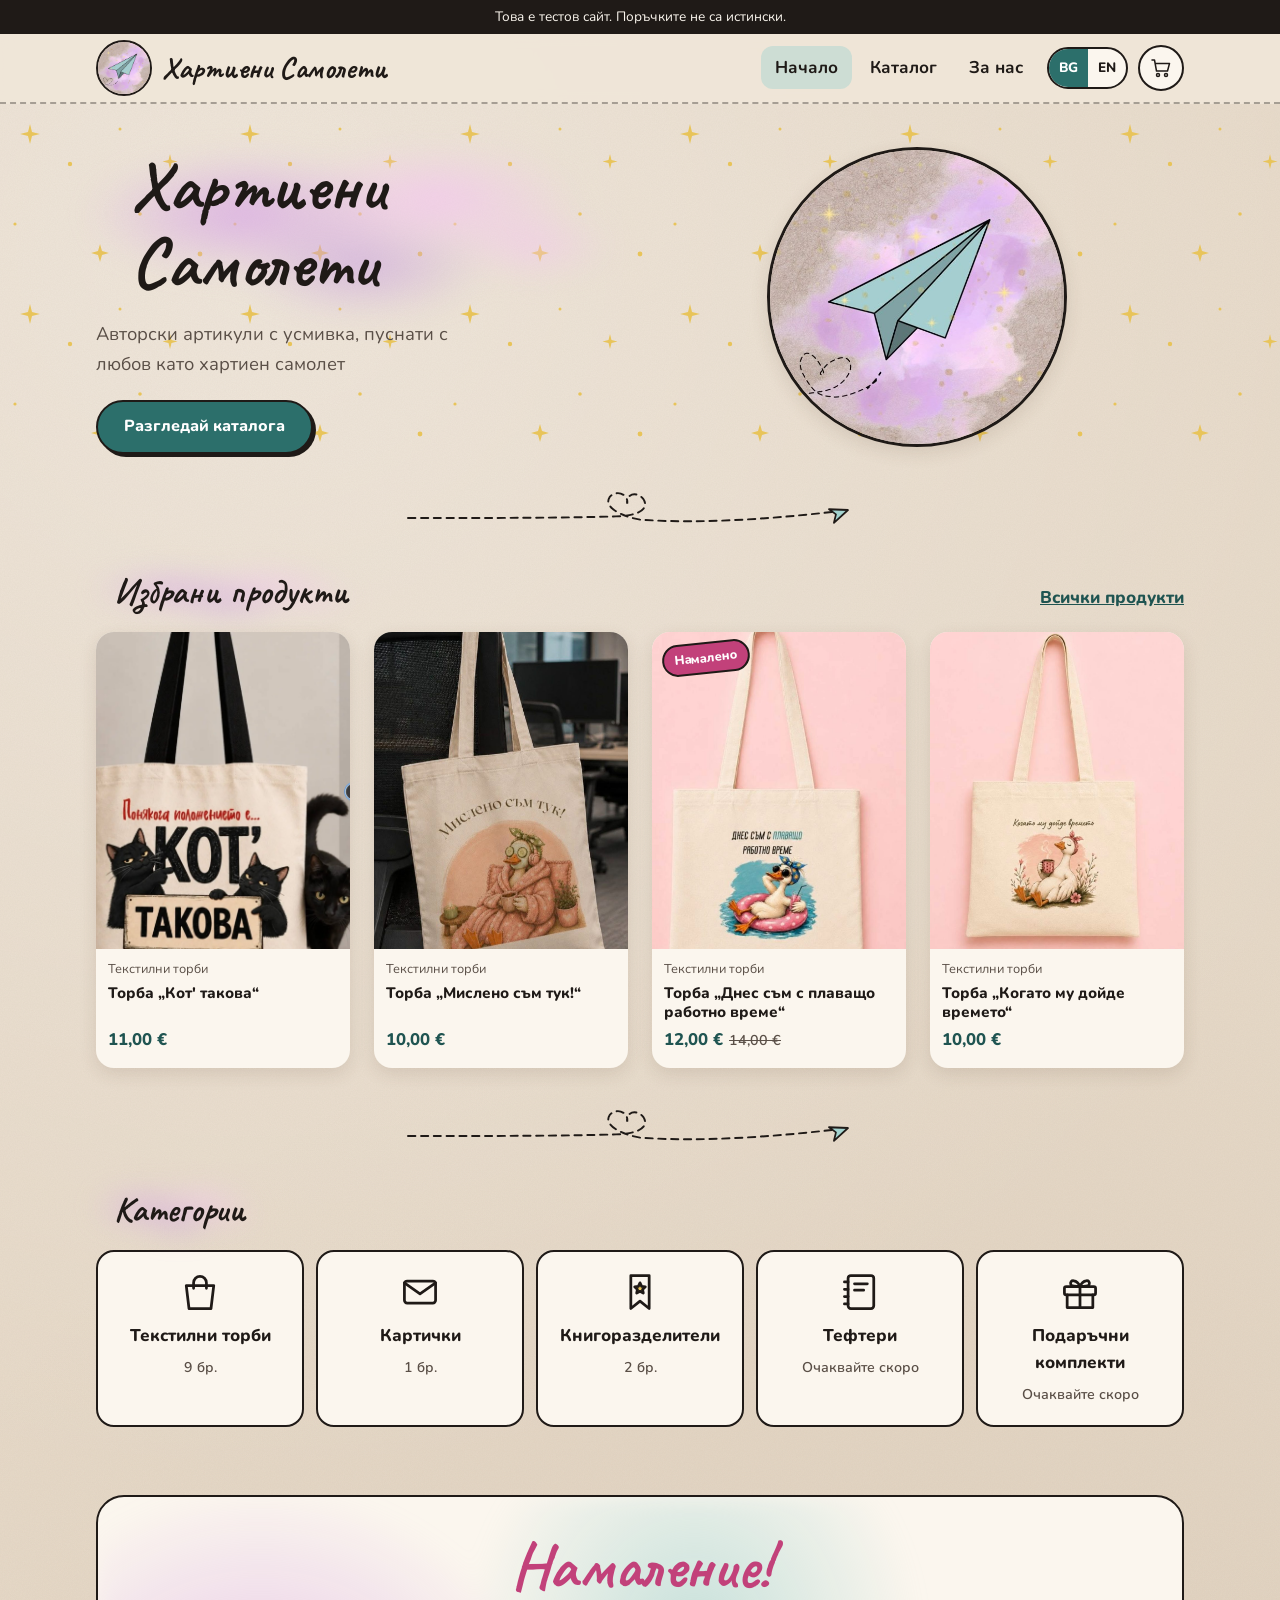
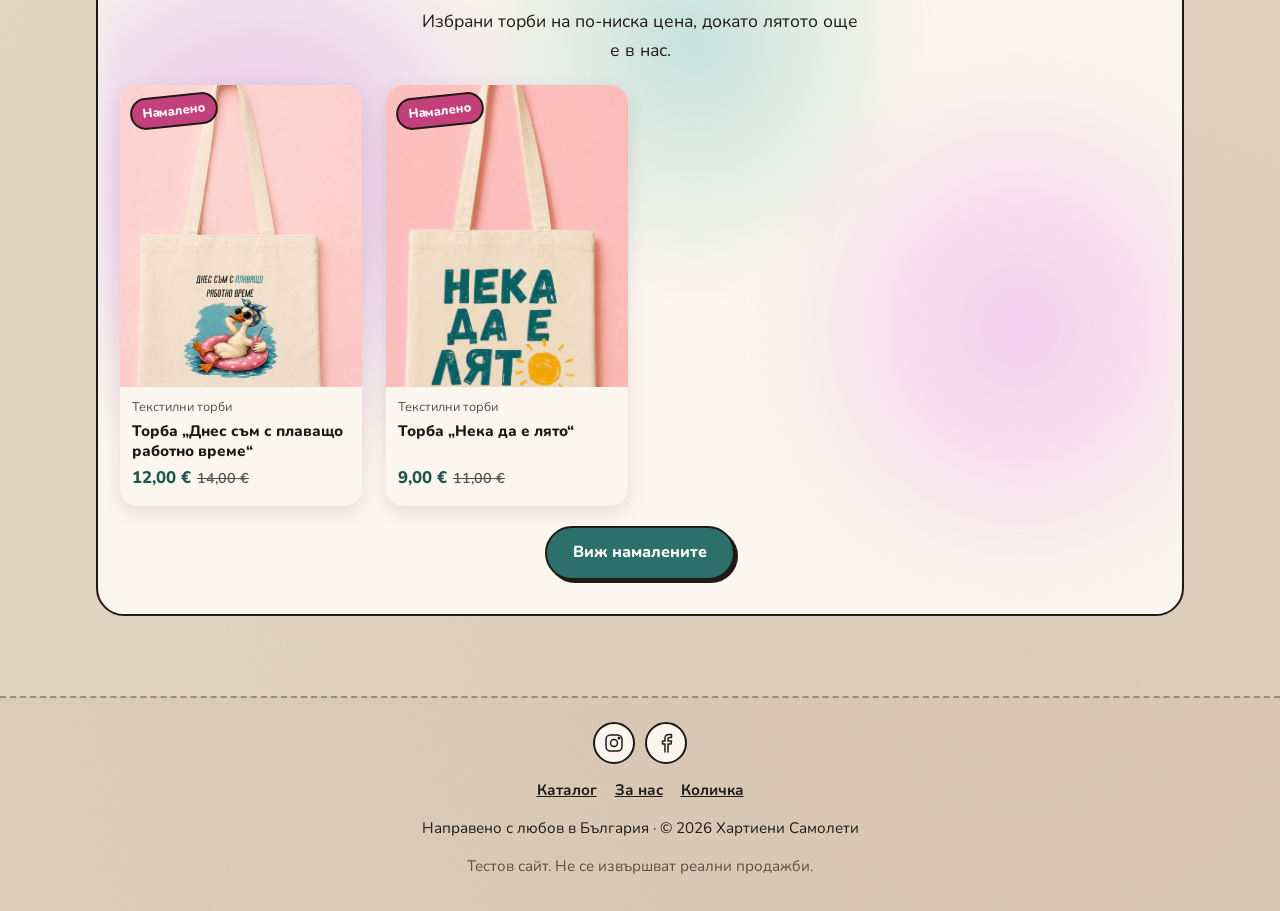
<file: index.html>
<!doctype html>
<html lang="bg">
<head>
  <meta charset="utf-8">
  <meta name="viewport" content="width=device-width, initial-scale=1">
  <title>Хартиени Самолети</title>
  <meta name="description" content="Хартиени Самолети: авторски текстилни торби, картички и книгоразделители с хумористични надписи. Тестов сайт.">
  <meta name="theme-color" content="#e6d9c8">
  <link rel="icon" type="image/png" href="images/icons/favicon.png">
  <link rel="apple-touch-icon" href="images/icons/apple-touch-icon.png">
  <link rel="preconnect" href="https://fonts.googleapis.com">
  <link rel="preconnect" href="https://fonts.gstatic.com" crossorigin>
  <link rel="stylesheet" href="https://fonts.googleapis.com/css2?family=Caveat:wght@600;700&family=Nunito:wght@400;600;700;800&display=swap">
  <link rel="stylesheet" href="css/style.css">
</head>
<body data-page="home" data-title="home.title" data-products>
  <div id="site-header"></div>
  <main>
    <section class="hero stars">
      <div class="container hero-inner">
        <div>
          <h1><span class="watercolor title-wash" data-i18n="brand.name">Хартиени Самолети</span></h1>
          <p data-i18n="brand.slogan"></p>
          <a class="btn" href="catalog.html" data-i18n="home.hero.cta"></a>
        </div>
        <img class="hero-logo" src="images/logo.jpg" alt="Хартиени Самолети" width="300" height="300">
      </div>
    </section>

    <div class="trail" role="presentation"></div>

    <section class="section">
      <div class="container">
        <div class="section-head">
          <h2><span class="watercolor title-wash" data-i18n="home.featured"></span></h2>
          <a href="catalog.html" data-i18n="home.allProducts"></a>
        </div>
        <div class="grid" id="featured"><p class="loading" data-i18n="common.loading"></p></div>
      </div>
    </section>

    <div class="trail" role="presentation"></div>

    <section class="section">
      <div class="container">
        <div class="section-head"><h2><span class="watercolor title-wash" data-i18n="home.categories"></span></h2></div>
        <div class="cats" id="cats"></div>
      </div>
    </section>

    <section class="section" id="sale-section" hidden>
      <div class="container">
        <div class="sale-banner stars">
          <h2 data-i18n="home.sale.title"></h2>
          <p data-i18n="home.sale.text"></p>
          <div class="grid" id="sale-grid" style="margin-bottom:20px;text-align:left"></div>
          <a class="btn" href="catalog.html?sale=1" data-i18n="home.sale.cta"></a>
        </div>
      </div>
    </section>
  </main>
  <div id="site-footer"></div>
  <script src="js/config.js"></script>
  <script src="js/app.js"></script>
  <script src="js/home.js"></script>
</body>
</html>
</file>
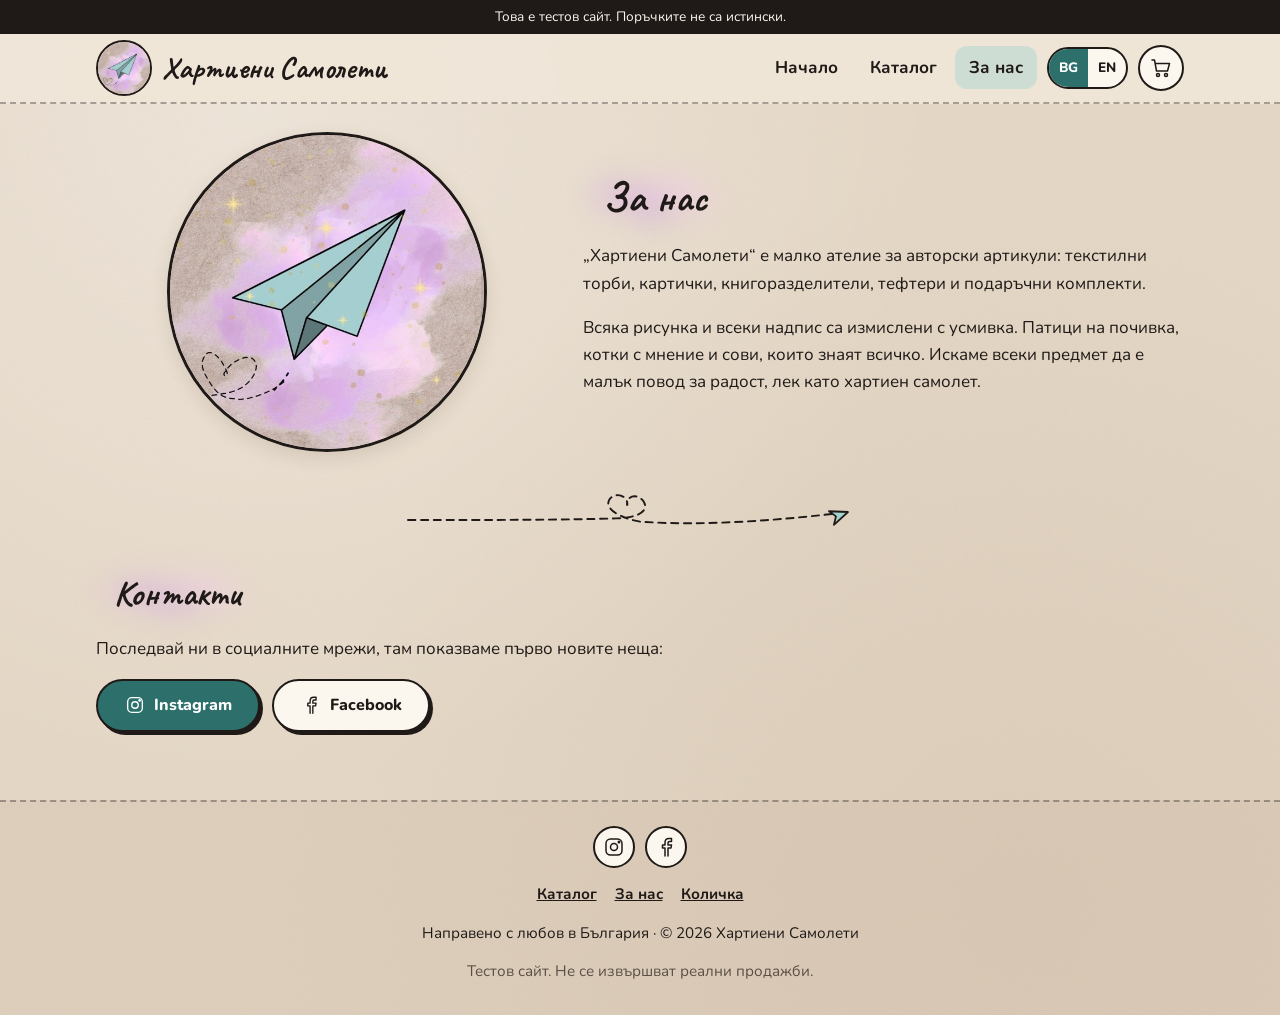
<file: about.html>
<!doctype html>
<html lang="bg">
<head>
  <meta charset="utf-8">
  <meta name="viewport" content="width=device-width, initial-scale=1">
  <title>За нас и Контакти | Хартиени Самолети</title>
  <meta name="description" content="Хартиени Самолети: авторски текстилни торби, картички и книгоразделители с хумористични надписи. Тестов сайт.">
  <meta name="theme-color" content="#e6d9c8">
  <link rel="icon" type="image/png" href="images/icons/favicon.png">
  <link rel="apple-touch-icon" href="images/icons/apple-touch-icon.png">
  <link rel="preconnect" href="https://fonts.googleapis.com">
  <link rel="preconnect" href="https://fonts.gstatic.com" crossorigin>
  <link rel="stylesheet" href="https://fonts.googleapis.com/css2?family=Caveat:wght@600;700&family=Nunito:wght@400;600;700;800&display=swap">
  <link rel="stylesheet" href="css/style.css">
</head>
<body data-page="about" data-title="about.pageTitle">
  <div id="site-header"></div>
  <main>
    <section class="section">
      <div class="container about">
        <img src="images/logo.jpg" alt="Хартиени Самолети" width="320" height="320">
        <div>
          <h1><span class="watercolor title-wash" data-i18n="about.title"></span></h1>
          <p data-i18n="about.p1"></p>
          <p data-i18n="about.p2"></p>
        </div>
      </div>
    </section>
    <div class="trail" role="presentation"></div>
    <section class="section">
      <div class="container">
        <h2><span class="watercolor title-wash" data-i18n="about.contacts"></span></h2>
        <p data-i18n="about.follow"></p>
        <div class="socials" id="socials"></div>
      </div>
    </section>
    <script>
      document.addEventListener("DOMContentLoaded", function () {
        var c = window.SHOP_CONFIG, i = App.icons;
        document.getElementById("socials").innerHTML =
          '<a class="btn" href="' + App.escapeHtml(c.instagram) + '" target="_blank" rel="noopener">' + i.instagram + ' Instagram</a>' +
          '<a class="btn btn-light" href="' + App.escapeHtml(c.facebook) + '" target="_blank" rel="noopener">' + i.facebook + ' Facebook</a>';
      });
    </script>
  </main>
  <div id="site-footer"></div>
  <script src="js/config.js"></script>
  <script src="js/app.js"></script>
</body>
</html>
</file>
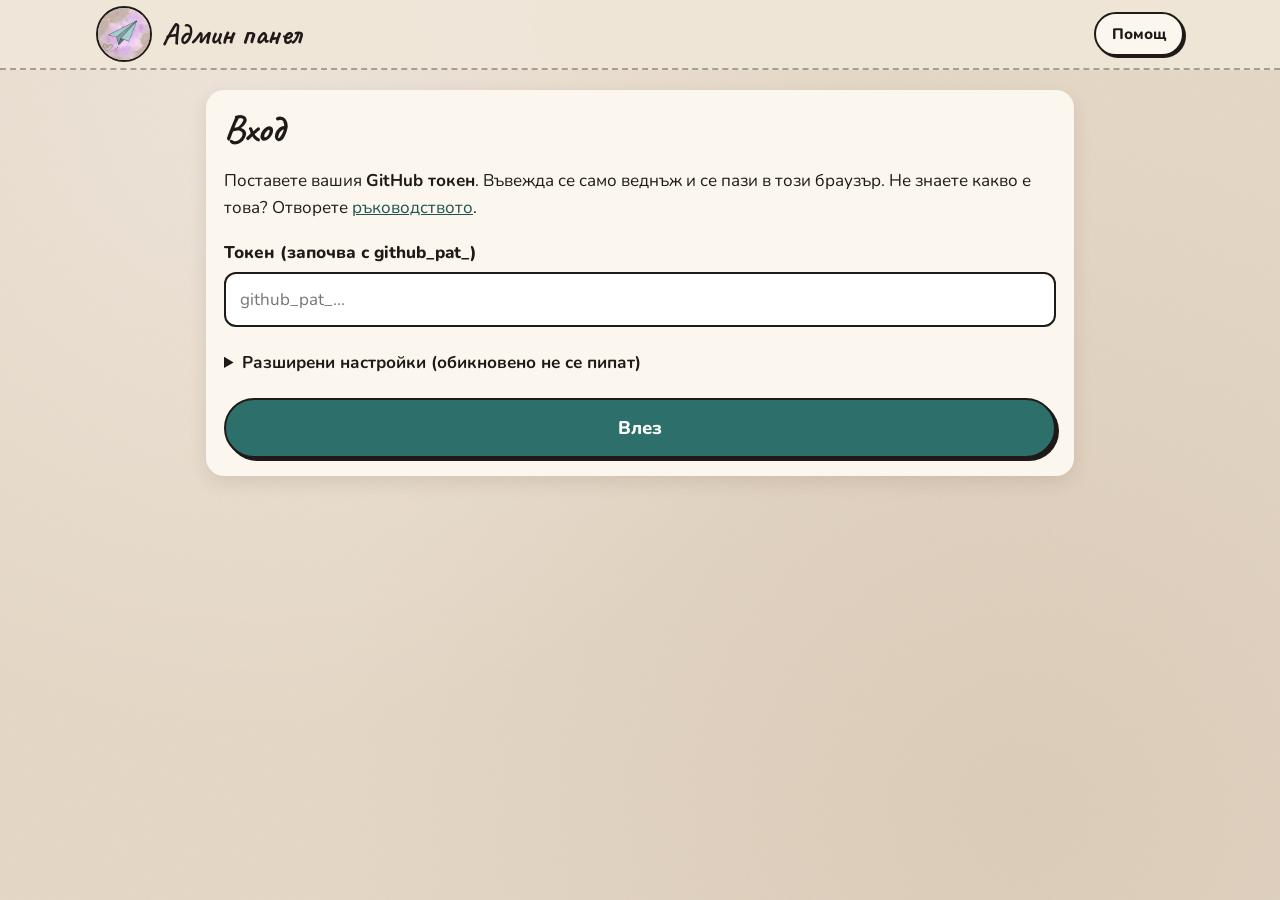
<file: admin.html>
<!doctype html>
<html lang="bg">
<head>
  <meta charset="utf-8">
  <meta name="viewport" content="width=device-width, initial-scale=1">
  <meta name="robots" content="noindex, nofollow">
  <title>Админ панел | Хартиени Самолети</title>
  <meta name="theme-color" content="#e6d9c8">
  <link rel="icon" type="image/png" href="images/icons/favicon.png">
  <link rel="preconnect" href="https://fonts.googleapis.com">
  <link rel="preconnect" href="https://fonts.gstatic.com" crossorigin>
  <link rel="stylesheet" href="https://fonts.googleapis.com/css2?family=Caveat:wght@600;700&family=Nunito:wght@400;600;700;800&display=swap">
  <link rel="stylesheet" href="css/style.css">
  <link rel="stylesheet" href="css/admin.css">
</head>
<body>
  <header class="site-header" style="position:static">
    <div class="container header-inner">
      <a class="brand" href="index.html"><img src="images/logo.jpg" alt="" width="48" height="48"><span>Админ панел</span></a>
      <a class="btn btn-light admin-small" href="guide.html" target="_blank" rel="noopener">Помощ</a>
    </div>
  </header>

  <main class="container admin">
    <!-- Съобщения: успех или грешка -->
    <div id="msg" class="notice admin-msg" role="status" aria-live="polite" hidden></div>

    <!-- 1. Вход -->
    <section id="login" class="panel" hidden>
      <h1>Вход</h1>
      <p>Поставете вашия <strong>GitHub токен</strong>. Въвежда се само веднъж и се пази в този браузър.
        Не знаете какво е това? Отворете <a href="guide.html" target="_blank" rel="noopener">ръководството</a>.</p>
      <form id="login-form" class="form">
        <div class="field">
          <label for="token">Токен (започва с github_pat_)</label>
          <input id="token" type="password" autocomplete="off" spellcheck="false" required placeholder="github_pat_...">
        </div>
        <details>
          <summary>Разширени настройки (обикновено не се пипат)</summary>
          <div class="form" style="margin-top:12px">
            <div class="field"><label for="owner">Собственик в GitHub</label><input id="owner" spellcheck="false"></div>
            <div class="field"><label for="repo">Хранилище</label><input id="repo" spellcheck="false"></div>
            <div class="field"><label for="branch">Клон</label><input id="branch" spellcheck="false"></div>
          </div>
        </details>
        <button class="btn btn-block admin-big" type="submit">Влез</button>
      </form>
    </section>

    <!-- 2. Работна част -->
    <div id="app" hidden>
      <div class="admin-bar">
        <span>Влезли сте в <strong id="repo-name"></strong></span>
        <button type="button" class="link-btn" id="logout">Изход (забрави токена)</button>
      </div>

      <section class="panel" id="editor">
        <h1 id="form-title">Нов продукт</h1>
        <form id="product-form" class="form" novalidate>
          <div class="field">
            <span class="field-label">Снимки <span class="req">*</span></span>
            <label class="dropzone" id="dropzone" tabindex="0">
              <input type="file" id="files" accept="image/*" multiple class="visually-hidden">
              <span class="dz-icon" aria-hidden="true">📷</span>
              <strong>Натиснете тук, за да изберете снимка</strong>
              <span class="muted">или я довлачете с мишката. Може и няколко. Първата е главната.</span>
            </label>
            <div class="previews" id="previews"></div>
          </div>

          <div class="field">
            <label for="category">Категория <span class="req">*</span></label>
            <select id="category" required>
              <option value="bags">Текстилни торби</option>
              <option value="cards">Картички</option>
              <option value="bookmarks">Книгоразделители</option>
              <option value="notebooks">Тефтери</option>
              <option value="giftsets">Подаръчни комплекти</option>
            </select>
          </div>

          <div class="two-col">
            <div class="field">
              <label for="name-bg">Име на български <span class="req">*</span></label>
              <input id="name-bg" required maxlength="120" placeholder="Торба „Отивам само за хляб!“">
            </div>
            <div class="field">
              <label for="name-en">Име на английски <span class="req">*</span></label>
              <input id="name-en" required maxlength="120" placeholder="Tote bag “Just popping out for bread!”">
            </div>
          </div>

          <div class="two-col">
            <div class="field">
              <label for="desc-bg">Описание на български <span class="req">*</span></label>
              <textarea id="desc-bg" required maxlength="1500"></textarea>
            </div>
            <div class="field">
              <label for="desc-en">Описание на английски <span class="req">*</span></label>
              <textarea id="desc-en" required maxlength="1500"></textarea>
            </div>
          </div>

          <div class="two-col">
            <div class="field">
              <label for="price">Цена в евро <span class="req">*</span></label>
              <input id="price" inputmode="decimal" required placeholder="10,50">
            </div>
            <div class="field">
              <label for="old-price">Стара цена в евро (по желание, при намаление)</label>
              <input id="old-price" inputmode="decimal" placeholder="12,00">
            </div>
          </div>

          <label class="choice"><input type="checkbox" id="sale"> Намален</label>
          <label class="choice"><input type="checkbox" id="featured"> Покажи на началната страница</label>

          <button class="btn btn-block admin-big" type="submit" id="save-btn">Запиши продукта</button>
          <button class="btn btn-light btn-block" type="button" id="cancel-btn" hidden>Откажи редакцията</button>
        </form>
      </section>

      <section class="panel" style="margin-top:20px">
        <div class="section-head">
          <h2 style="margin:0">Всички продукти (<span id="count">0</span>)</h2>
          <button type="button" class="btn btn-light admin-small" id="reload">Обнови списъка</button>
        </div>
        <div id="list" class="admin-list"><p class="loading">Зареждане…</p></div>
      </section>
    </div>
  </main>

  <script src="js/admin.js"></script>
</body>
</html>
</file>
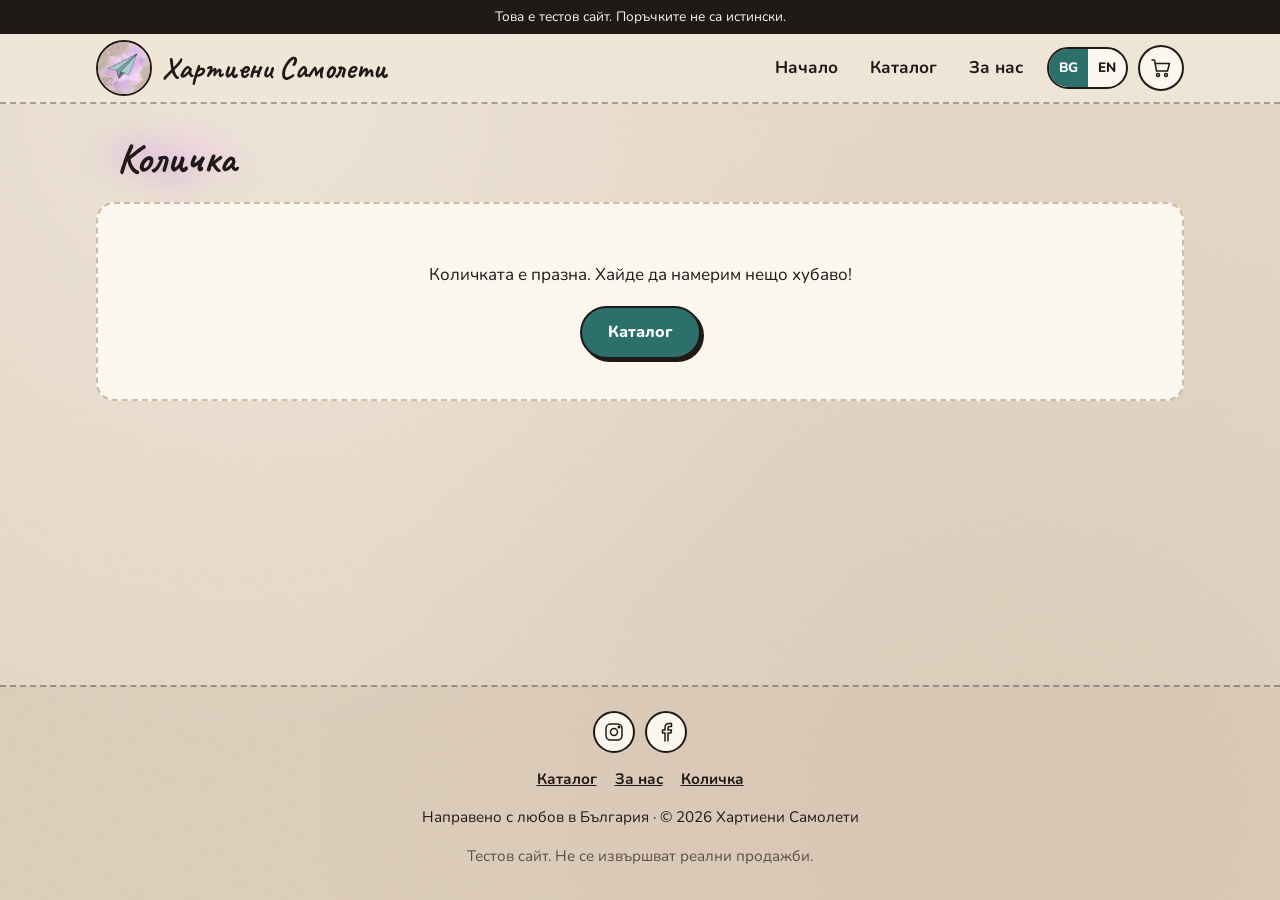
<file: cart.html>
<!doctype html>
<html lang="bg">
<head>
  <meta charset="utf-8">
  <meta name="viewport" content="width=device-width, initial-scale=1">
  <title>Количка | Хартиени Самолети</title>
  <meta name="description" content="Хартиени Самолети: авторски текстилни торби, картички и книгоразделители с хумористични надписи. Тестов сайт.">
  <meta name="theme-color" content="#e6d9c8">
  <link rel="icon" type="image/png" href="images/icons/favicon.png">
  <link rel="apple-touch-icon" href="images/icons/apple-touch-icon.png">
  <link rel="preconnect" href="https://fonts.googleapis.com">
  <link rel="preconnect" href="https://fonts.gstatic.com" crossorigin>
  <link rel="stylesheet" href="https://fonts.googleapis.com/css2?family=Caveat:wght@600;700&family=Nunito:wght@400;600;700;800&display=swap">
  <link rel="stylesheet" href="css/style.css">
</head>
<body data-page="cart" data-title="cart.pageTitle" data-products>
  <div id="site-header"></div>
  <main>
    <section class="section">
      <div class="container">
        <h1><span class="watercolor title-wash" data-i18n="cart.title"></span></h1>
        <div id="cart"><p class="loading" data-i18n="common.loading"></p></div>
      </div>
    </section>
  </main>
  <div id="site-footer"></div>
  <script src="js/config.js"></script>
  <script src="js/app.js"></script>
  <script src="js/cart.js"></script>
</body>
</html>
</file>
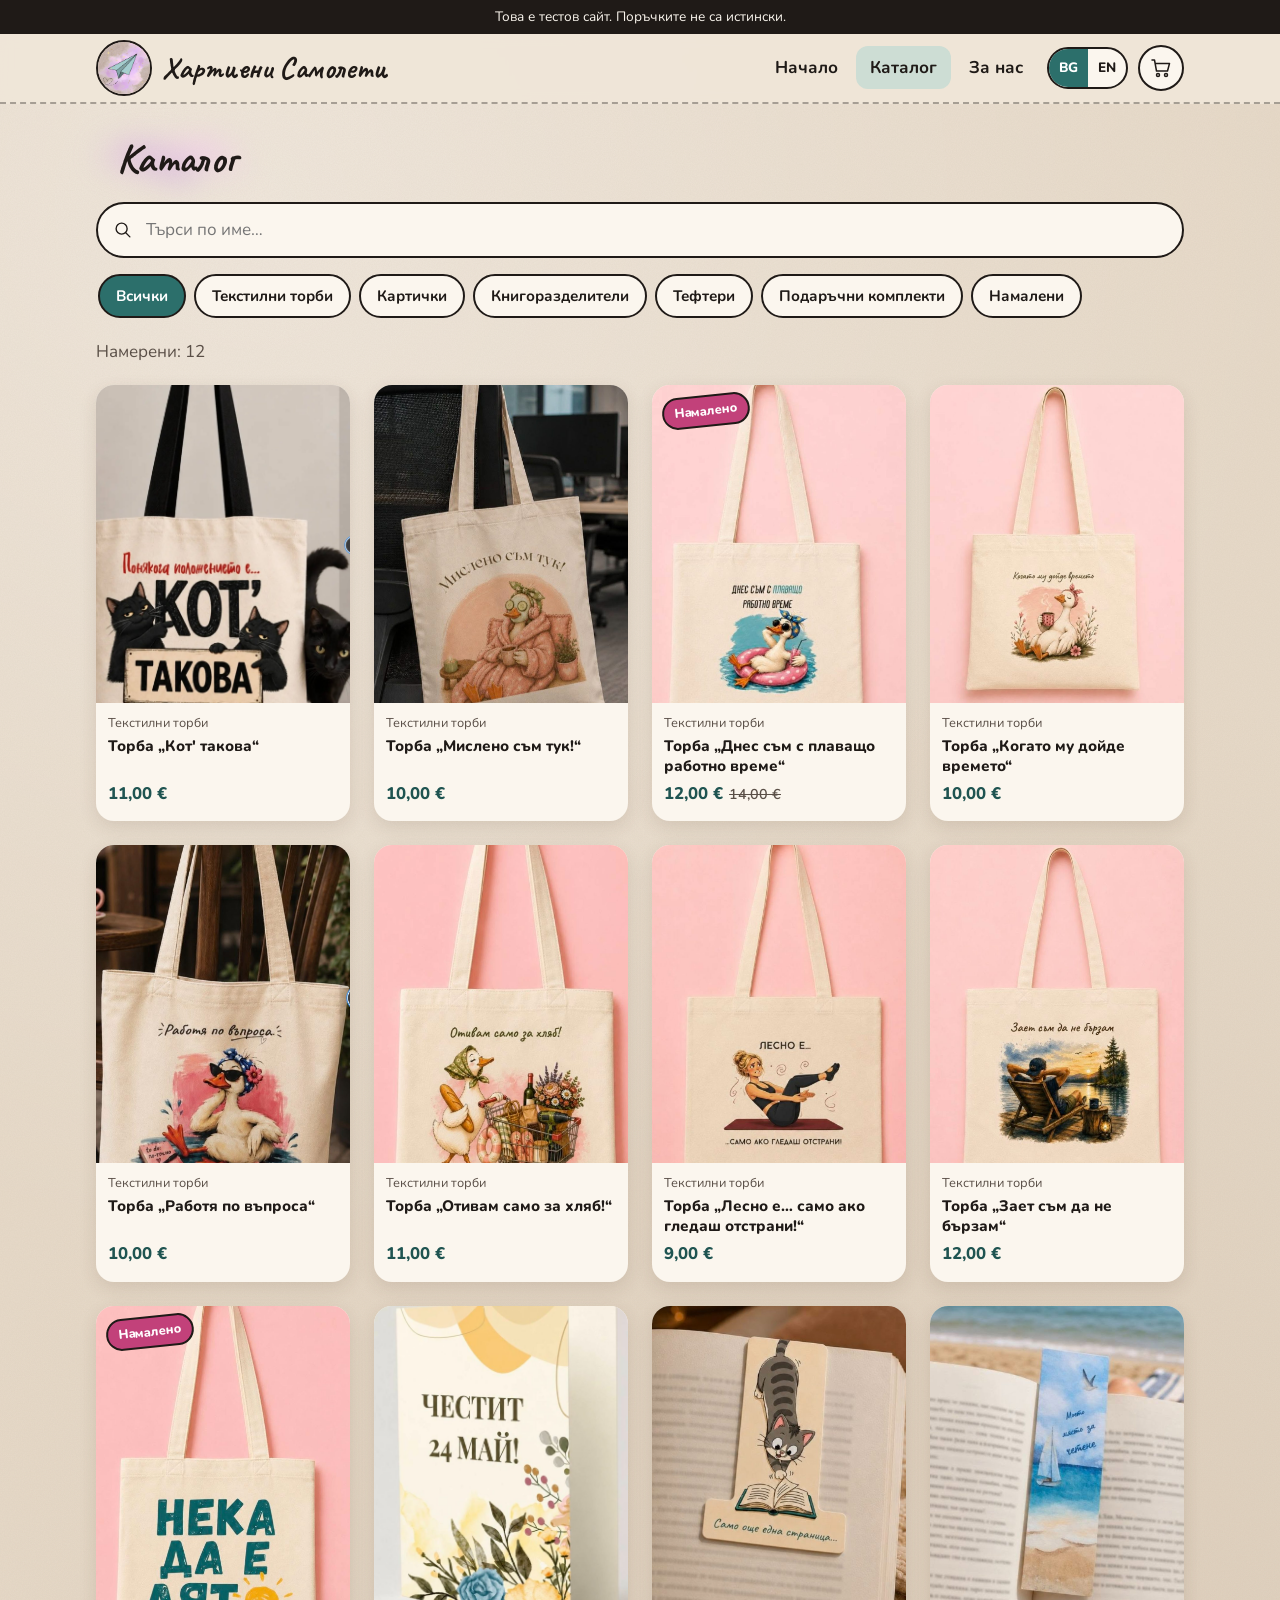
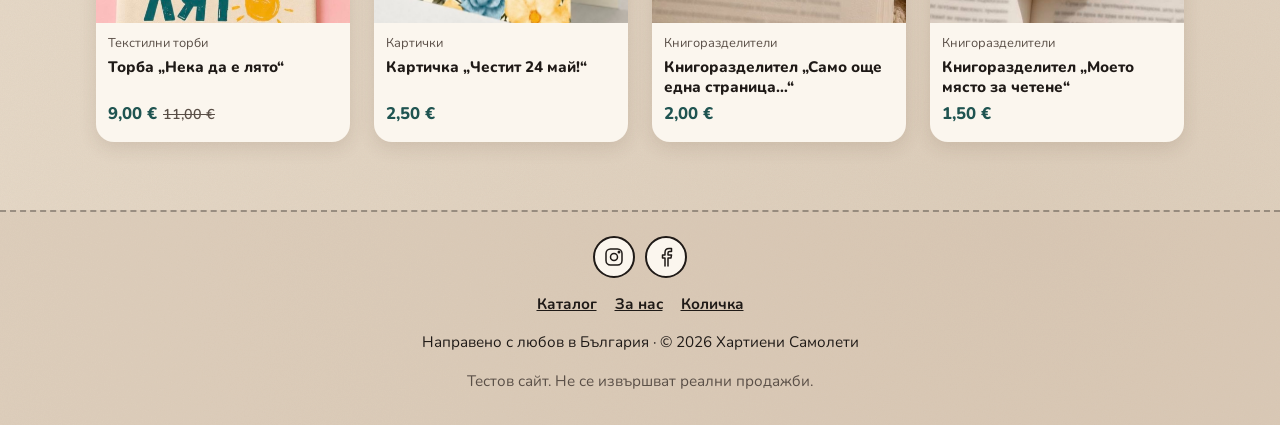
<file: catalog.html>
<!doctype html>
<html lang="bg">
<head>
  <meta charset="utf-8">
  <meta name="viewport" content="width=device-width, initial-scale=1">
  <title>Каталог | Хартиени Самолети</title>
  <meta name="description" content="Хартиени Самолети: авторски текстилни торби, картички и книгоразделители с хумористични надписи. Тестов сайт.">
  <meta name="theme-color" content="#e6d9c8">
  <link rel="icon" type="image/png" href="images/icons/favicon.png">
  <link rel="apple-touch-icon" href="images/icons/apple-touch-icon.png">
  <link rel="preconnect" href="https://fonts.googleapis.com">
  <link rel="preconnect" href="https://fonts.gstatic.com" crossorigin>
  <link rel="stylesheet" href="https://fonts.googleapis.com/css2?family=Caveat:wght@600;700&family=Nunito:wght@400;600;700;800&display=swap">
  <link rel="stylesheet" href="css/style.css">
</head>
<body data-page="catalog" data-title="catalog.pageTitle" data-products>
  <div id="site-header"></div>
  <main>
    <section class="section">
      <div class="container">
        <h1><span class="watercolor title-wash" data-i18n="catalog.title"></span></h1>
        <div class="filters">
          <label class="search">
            <span class="visually-hidden" data-i18n="catalog.search"></span>
            <svg xmlns="http://www.w3.org/2000/svg" viewBox="0 0 48 48" fill="none" stroke="currentColor" stroke-width="3" stroke-linecap="round" aria-hidden="true"><circle cx="21" cy="21" r="12"/><path d="M30 30l9 9"/></svg>
            <input type="search" id="search" data-i18n-placeholder="catalog.search" autocomplete="off">
          </label>
          <div class="chips" id="chips" role="group"></div>
          <div class="muted" id="found" aria-live="polite"></div>
        </div>
        <div class="grid" id="grid"><p class="loading" data-i18n="common.loading"></p></div>
      </div>
    </section>
  </main>
  <div id="site-footer"></div>
  <script src="js/config.js"></script>
  <script src="js/app.js"></script>
  <script src="js/catalog.js"></script>
</body>
</html>
</file>
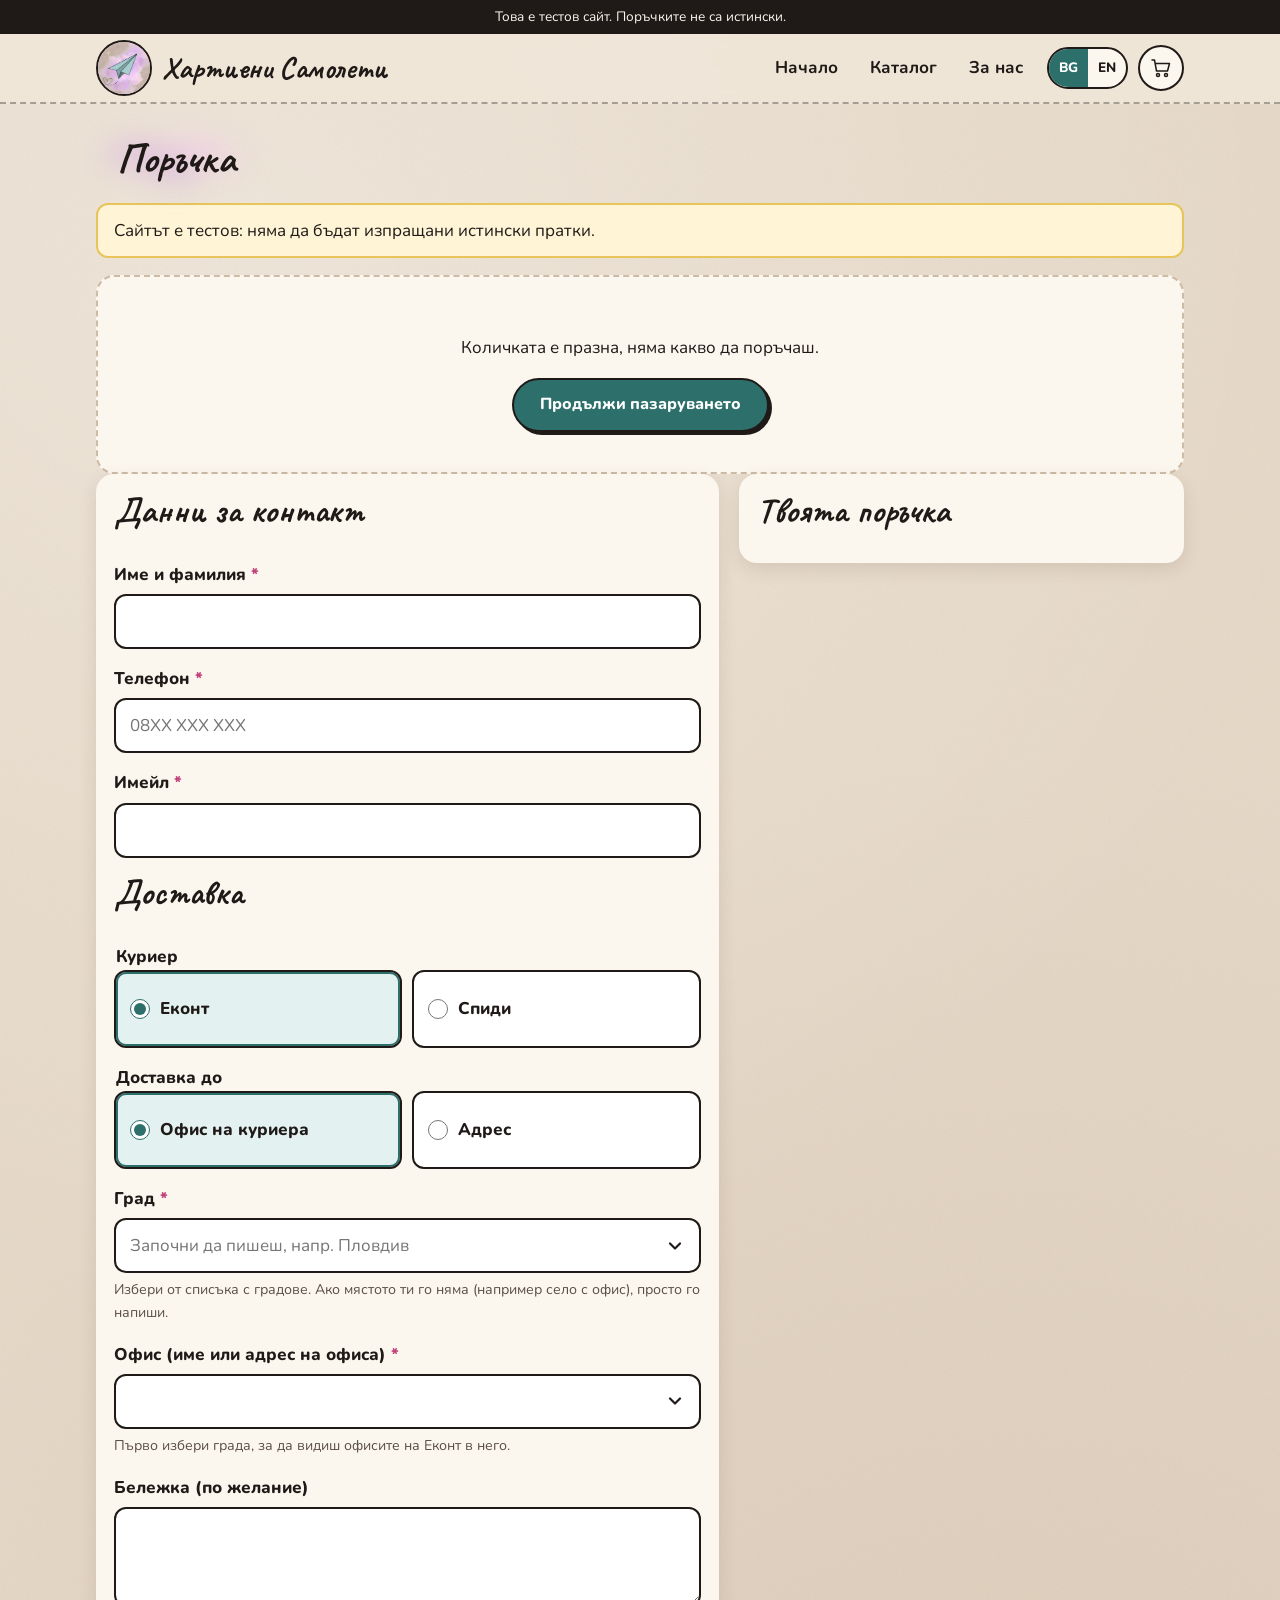
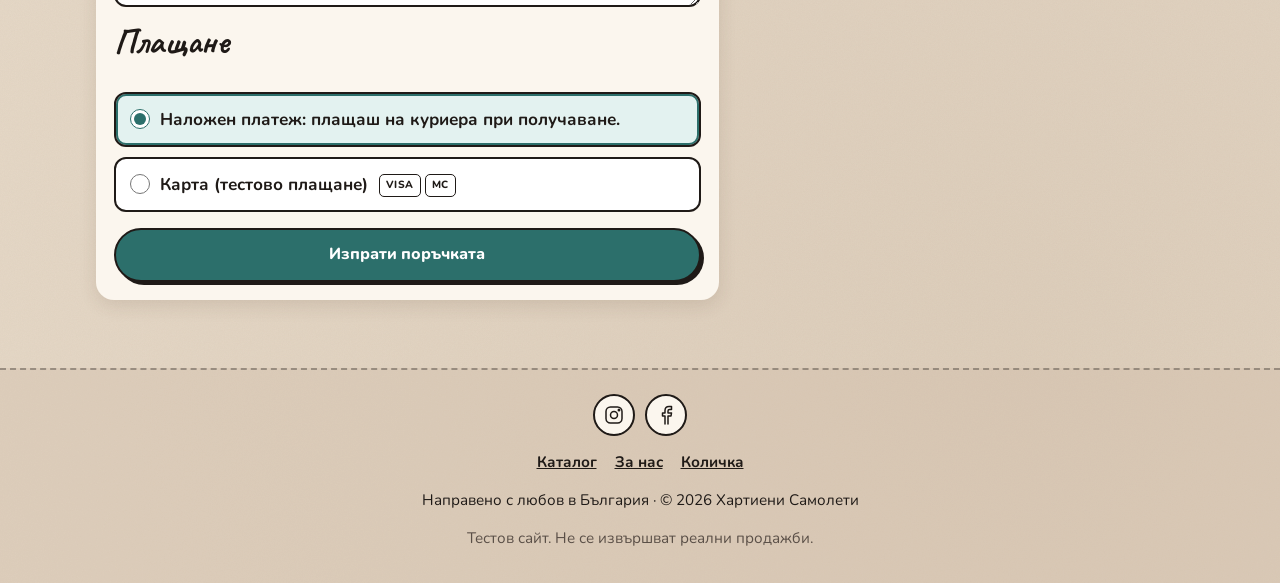
<file: checkout.html>
<!doctype html>
<html lang="bg">
<head>
  <meta charset="utf-8">
  <meta name="viewport" content="width=device-width, initial-scale=1">
  <title>Поръчка | Хартиени Самолети</title>
  <meta name="description" content="Хартиени Самолети: авторски текстилни торби, картички и книгоразделители с хумористични надписи. Тестов сайт.">
  <meta name="theme-color" content="#e6d9c8">
  <link rel="icon" type="image/png" href="images/icons/favicon.png">
  <link rel="apple-touch-icon" href="images/icons/apple-touch-icon.png">
  <link rel="preconnect" href="https://fonts.googleapis.com">
  <link rel="preconnect" href="https://fonts.gstatic.com" crossorigin>
  <link rel="stylesheet" href="https://fonts.googleapis.com/css2?family=Caveat:wght@600;700&family=Nunito:wght@400;600;700;800&display=swap">
  <link rel="stylesheet" href="css/style.css">
</head>
<body data-page="checkout" data-title="checkout.pageTitle" data-products>
  <div id="site-header"></div>
  <main>
    <section class="section">
      <div class="container">
        <h1><span class="watercolor title-wash" data-i18n="checkout.title"></span></h1>
        <p class="notice" data-i18n="checkout.testNote"></p>
        <div id="checkout-empty" class="empty-state" hidden>
          <p data-i18n="checkout.emptyCart"></p>
          <a class="btn" href="catalog.html" data-i18n="cart.continue"></a>
        </div>
        <div class="checkout-grid" id="checkout-grid">
          <form class="panel form" id="order-form" novalidate>
            <h2 data-i18n="checkout.contact"></h2>
            <div class="field">
              <label for="f-name"><span data-i18n="checkout.name"></span> <span class="req">*</span></label>
              <input id="f-name" name="name" autocomplete="name" required maxlength="100">
            </div>
            <div class="field">
              <label for="f-phone"><span data-i18n="checkout.phone"></span> <span class="req">*</span></label>
              <input id="f-phone" name="phone" type="tel" autocomplete="tel" inputmode="tel" required maxlength="30" placeholder="08XX XXX XXX">
            </div>
            <div class="field">
              <label for="f-email"><span data-i18n="checkout.email"></span> <span class="req">*</span></label>
              <input id="f-email" name="email" type="email" autocomplete="email" required maxlength="120">
            </div>

            <h2 data-i18n="checkout.delivery"></h2>
            <fieldset class="field">
              <legend data-i18n="checkout.courier"></legend>
              <div class="choice-group">
                <label class="choice"><input type="radio" name="courier" value="Еконт" checked> <span data-i18n="checkout.econt"></span></label>
                <label class="choice"><input type="radio" name="courier" value="Спиди"> <span data-i18n="checkout.speedy"></span></label>
              </div>
            </fieldset>
            <fieldset class="field">
              <legend data-i18n="checkout.to"></legend>
              <div class="choice-group">
                <label class="choice"><input type="radio" name="deliveryTo" value="office" checked> <span data-i18n="checkout.toOffice"></span></label>
                <label class="choice"><input type="radio" name="deliveryTo" value="address"> <span data-i18n="checkout.toAddress"></span></label>
              </div>
            </fieldset>
            <div class="field">
              <label for="f-city"><span data-i18n="checkout.city"></span> <span class="req">*</span></label>
              <input id="f-city" name="city" autocomplete="off" required maxlength="80" data-i18n-placeholder="checkout.cityPlaceholder">
              <small class="muted" data-i18n="checkout.cityHint"></small>
            </div>
            <div class="field">
              <label for="f-place"><span id="place-label" data-i18n="checkout.office"></span> <span class="req">*</span></label>
              <input id="f-place" name="place" required maxlength="250" autocomplete="off">
              <small class="muted" id="place-hint" hidden></small>
            </div>
            <div class="field">
              <label for="f-note" data-i18n="checkout.note"></label>
              <textarea id="f-note" name="note" maxlength="1000"></textarea>
            </div>

            <h2 data-i18n="checkout.payment"></h2>
            <div class="payment-choices">
              <label class="choice"><input type="radio" name="payment" value="cod" checked> <span data-i18n="checkout.cod"></span></label>
              <label class="choice"><input type="radio" name="payment" value="card"> <span><span data-i18n="checkout.card"></span> <span class="card-badges" aria-hidden="true"><span>VISA</span><span>MC</span></span></span></label>
            </div>

            <!-- Капан за спам ботове: хората не виждат това поле -->
            <input type="checkbox" name="botcheck" class="visually-hidden" tabindex="-1" autocomplete="off">

            <div id="form-msg" class="notice error" role="alert" hidden></div>
            <button class="btn btn-block" type="submit" id="submit-btn" data-i18n="checkout.submit"></button>
          </form>

          <!-- Тестово плащане с карта: не иска и не пази данни за карта -->
          <dialog class="pay-dialog" id="pay-dialog" aria-labelledby="pay-title">
            <form method="dialog" class="pay-box">
              <div class="pay-lock" aria-hidden="true">🔒</div>
              <h2 id="pay-title" data-i18n="pay.title"></h2>
              <p class="pay-amount"><span data-i18n="pay.amount"></span> <strong id="pay-total"></strong></p>
              <p class="notice" data-i18n="pay.note"></p>
              <button class="btn btn-block" value="pay" id="pay-confirm" data-i18n="pay.confirm"></button>
              <button class="btn btn-light btn-block" value="cancel" data-i18n="pay.cancel"></button>
            </form>
          </dialog>

          <aside class="panel">
            <h2 data-i18n="checkout.summary"></h2>
            <div id="summary"></div>
          </aside>
        </div>
      </div>
    </section>
  </main>
  <div id="site-footer"></div>
  <script src="js/config.js"></script>
  <script src="js/app.js"></script>
  <script src="js/cities.js"></script>
  <script src="js/combobox.js"></script>
  <script src="js/checkout.js"></script>
</body>
</html>
</file>
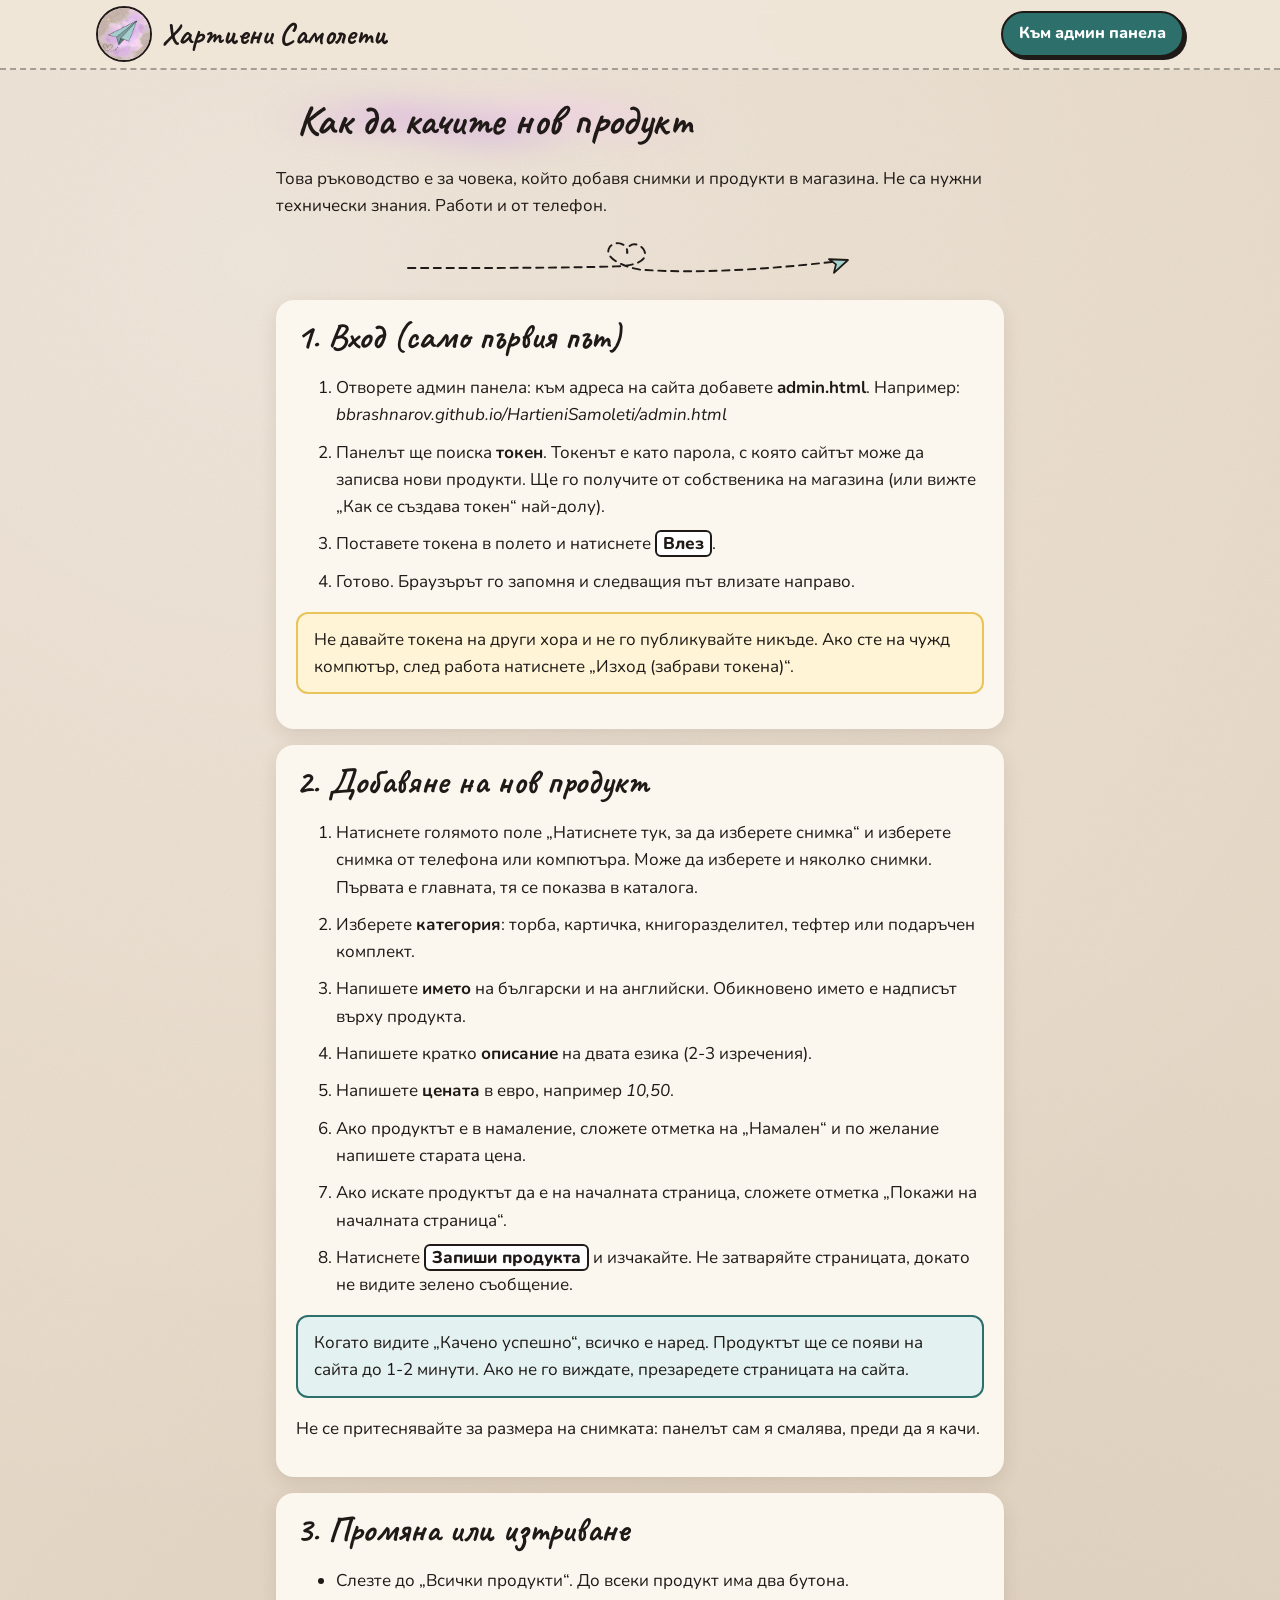
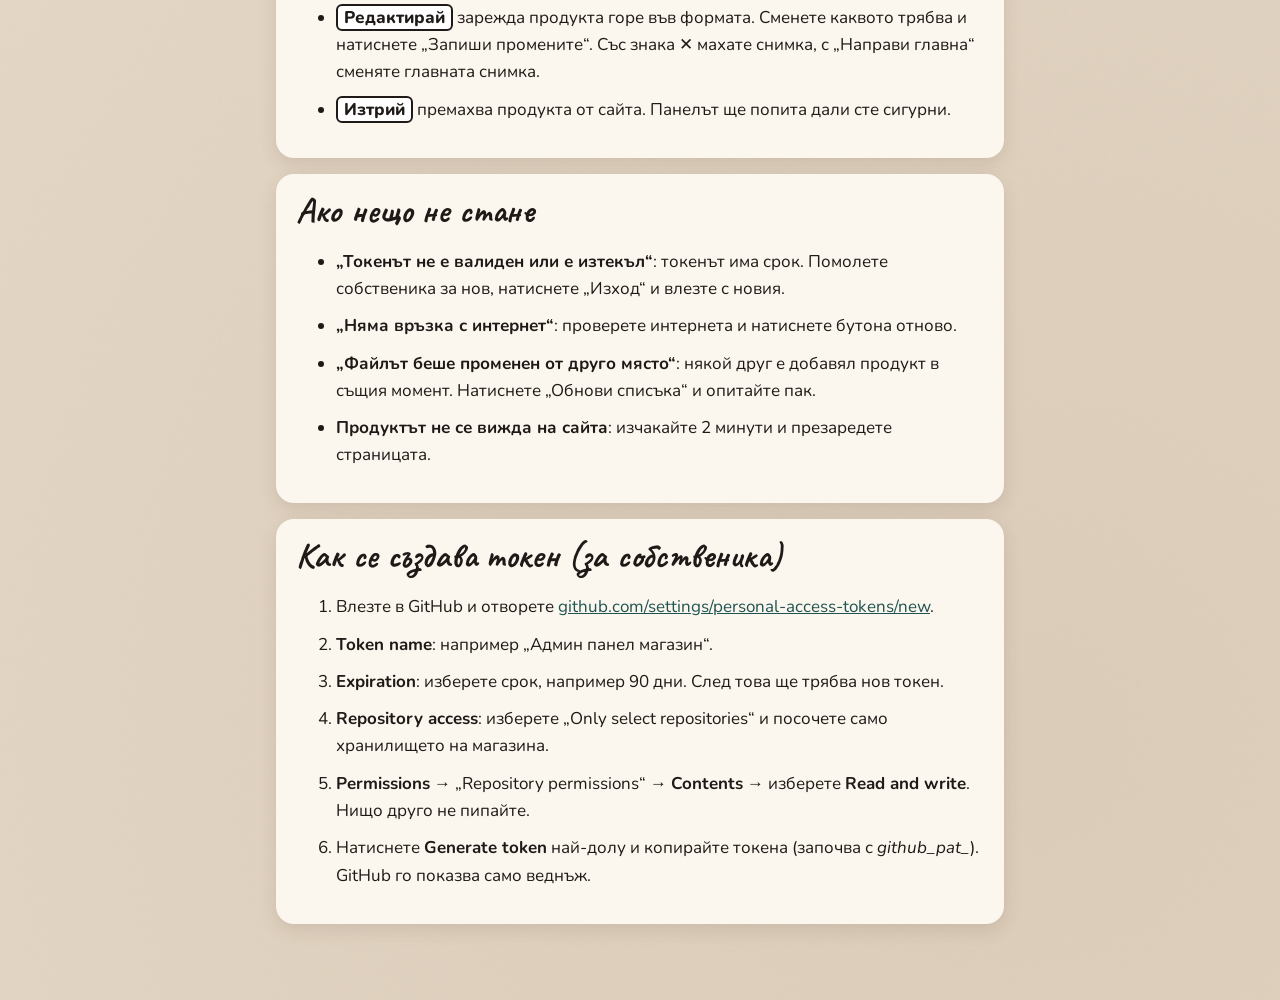
<file: guide.html>
<!doctype html>
<html lang="bg">
<head>
  <meta charset="utf-8">
  <meta name="viewport" content="width=device-width, initial-scale=1">
  <title>Ръководство за качване на снимки | Хартиени Самолети</title>
  <meta name="theme-color" content="#e6d9c8">
  <link rel="icon" type="image/png" href="images/icons/favicon.png">
  <link rel="preconnect" href="https://fonts.googleapis.com">
  <link rel="preconnect" href="https://fonts.gstatic.com" crossorigin>
  <link rel="stylesheet" href="https://fonts.googleapis.com/css2?family=Caveat:wght@600;700&family=Nunito:wght@400;600;700;800&display=swap">
  <link rel="stylesheet" href="css/style.css">
  <style>
    .guide { max-width: 760px; padding-top: 24px; padding-bottom: 60px; }
    .guide h2 { margin-top: 1.2em; }
    .guide ol li, .guide ul li { margin-bottom: 0.6em; }
    .step { background: var(--paper); border-radius: var(--radius); box-shadow: var(--shadow); padding: 18px 20px; margin: 16px 0; }
    .step h2 { margin-top: 0; }
    kbd { background: #fff; border: 2px solid var(--ink); border-radius: 6px; padding: 0 6px; font-family: inherit; font-weight: 800; }
  </style>
</head>
<body>
  <header class="site-header" style="position:static">
    <div class="container header-inner">
      <a class="brand" href="index.html"><img src="images/logo.jpg" alt="" width="48" height="48"><span>Хартиени Самолети</span></a>
      <a class="btn admin-small" href="admin.html" style="min-height:42px;padding:8px 16px">Към админ панела</a>
    </div>
  </header>

  <main class="container guide">
    <h1><span class="watercolor title-wash">Как да качите нов продукт</span></h1>
    <p>Това ръководство е за човека, който добавя снимки и продукти в магазина. Не са нужни технически знания. Работи и от телефон.</p>

    <div class="trail" role="presentation"></div>

    <div class="step">
      <h2>1. Вход (само първия път)</h2>
      <ol>
        <li>Отворете админ панела: към адреса на сайта добавете <strong>admin.html</strong>. Например: <em>bbrashnarov.github.io/HartieniSamoleti/admin.html</em></li>
        <li>Панелът ще поиска <strong>токен</strong>. Токенът е като парола, с която сайтът може да записва нови продукти. Ще го получите от собственика на магазина (или вижте „Как се създава токен“ най-долу).</li>
        <li>Поставете токена в полето и натиснете <kbd>Влез</kbd>.</li>
        <li>Готово. Браузърът го запомня и следващия път влизате направо.</li>
      </ol>
      <p class="notice">Не давайте токена на други хора и не го публикувайте никъде. Ако сте на чужд компютър, след работа натиснете „Изход (забрави токена)“.</p>
    </div>

    <div class="step">
      <h2>2. Добавяне на нов продукт</h2>
      <ol>
        <li>Натиснете голямото поле „Натиснете тук, за да изберете снимка“ и изберете снимка от телефона или компютъра. Може да изберете и няколко снимки. Първата е главната, тя се показва в каталога.</li>
        <li>Изберете <strong>категория</strong>: торба, картичка, книгоразделител, тефтер или подаръчен комплект.</li>
        <li>Напишете <strong>името</strong> на български и на английски. Обикновено името е надписът върху продукта.</li>
        <li>Напишете кратко <strong>описание</strong> на двата езика (2-3 изречения).</li>
        <li>Напишете <strong>цената</strong> в евро, например <em>10,50</em>.</li>
        <li>Ако продуктът е в намаление, сложете отметка на „Намален“ и по желание напишете старата цена.</li>
        <li>Ако искате продуктът да е на началната страница, сложете отметка „Покажи на началната страница“.</li>
        <li>Натиснете <kbd>Запиши продукта</kbd> и изчакайте. Не затваряйте страницата, докато не видите зелено съобщение.</li>
      </ol>
      <p class="notice ok">Когато видите „Качено успешно“, всичко е наред. Продуктът ще се появи на сайта до 1-2 минути. Ако не го виждате, презаредете страницата на сайта.</p>
      <p>Не се притеснявайте за размера на снимката: панелът сам я смалява, преди да я качи.</p>
    </div>

    <div class="step">
      <h2>3. Промяна или изтриване</h2>
      <ul>
        <li>Слезте до „Всички продукти“. До всеки продукт има два бутона.</li>
        <li><kbd>Редактирай</kbd> зарежда продукта горе във формата. Сменете каквото трябва и натиснете „Запиши промените“. Със знака ✕ махате снимка, с „Направи главна“ сменяте главната снимка.</li>
        <li><kbd>Изтрий</kbd> премахва продукта от сайта. Панелът ще попита дали сте сигурни.</li>
      </ul>
    </div>

    <div class="step">
      <h2>Ако нещо не стане</h2>
      <ul>
        <li><strong>„Токенът не е валиден или е изтекъл“</strong>: токенът има срок. Помолете собственика за нов, натиснете „Изход“ и влезте с новия.</li>
        <li><strong>„Няма връзка с интернет“</strong>: проверете интернета и натиснете бутона отново.</li>
        <li><strong>„Файлът беше променен от друго място“</strong>: някой друг е добавял продукт в същия момент. Натиснете „Обнови списъка“ и опитайте пак.</li>
        <li><strong>Продуктът не се вижда на сайта</strong>: изчакайте 2 минути и презаредете страницата.</li>
      </ul>
    </div>

    <div class="step">
      <h2>Как се създава токен (за собственика)</h2>
      <ol>
        <li>Влезте в GitHub и отворете <a href="https://github.com/settings/personal-access-tokens/new" target="_blank" rel="noopener">github.com/settings/personal-access-tokens/new</a>.</li>
        <li><strong>Token name</strong>: например „Админ панел магазин“.</li>
        <li><strong>Expiration</strong>: изберете срок, например 90 дни. След това ще трябва нов токен.</li>
        <li><strong>Repository access</strong>: изберете „Only select repositories“ и посочете само хранилището на магазина.</li>
        <li><strong>Permissions</strong> → „Repository permissions“ → <strong>Contents</strong> → изберете <strong>Read and write</strong>. Нищо друго не пипайте.</li>
        <li>Натиснете <strong>Generate token</strong> най-долу и копирайте токена (започва с <em>github_pat_</em>). GitHub го показва само веднъж.</li>
      </ol>
    </div>
  </main>
</body>
</html>
</file>
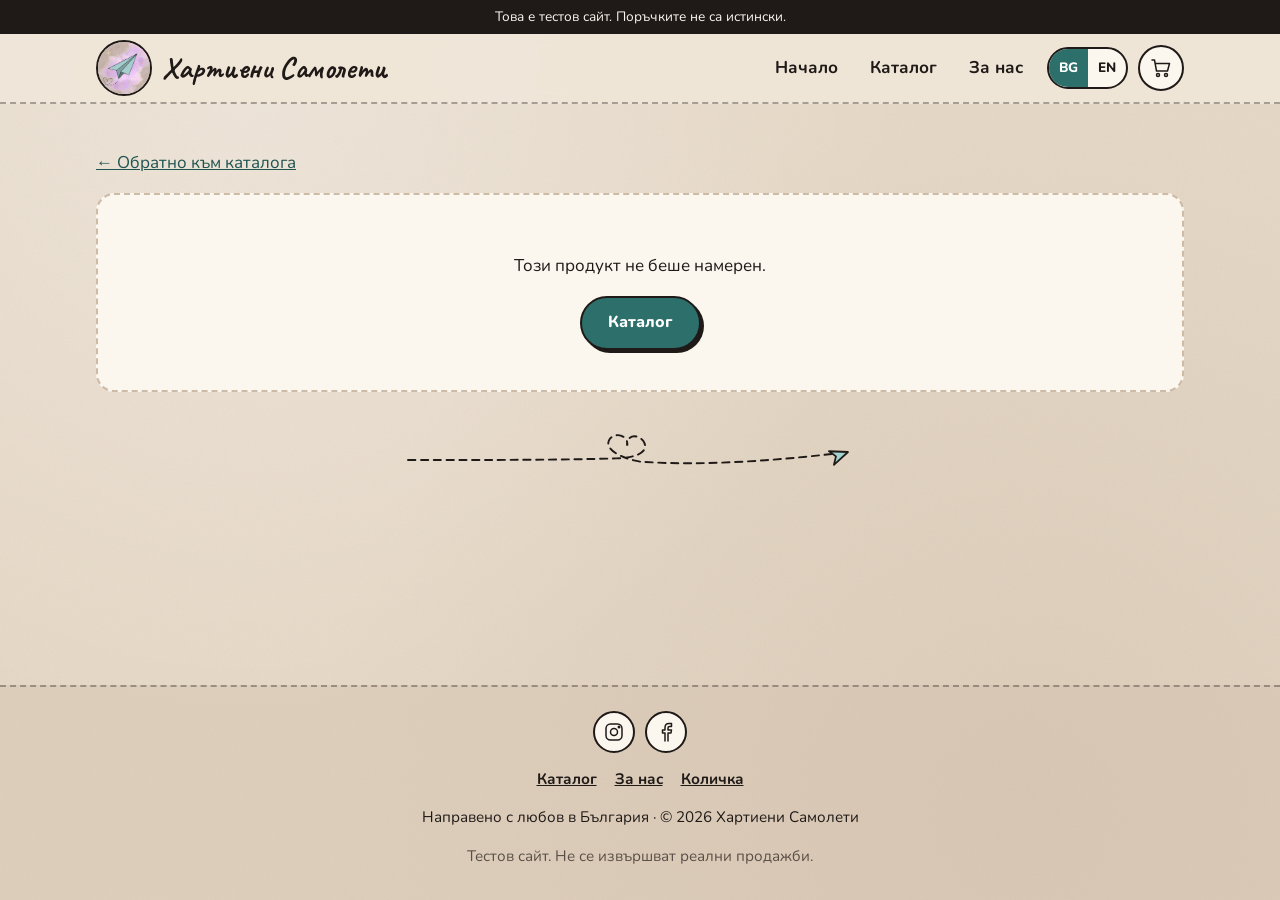
<file: product.html>
<!doctype html>
<html lang="bg">
<head>
  <meta charset="utf-8">
  <meta name="viewport" content="width=device-width, initial-scale=1">
  <title>Продукт | Хартиени Самолети</title>
  <meta name="description" content="Хартиени Самолети: авторски текстилни торби, картички и книгоразделители с хумористични надписи. Тестов сайт.">
  <meta name="theme-color" content="#e6d9c8">
  <link rel="icon" type="image/png" href="images/icons/favicon.png">
  <link rel="apple-touch-icon" href="images/icons/apple-touch-icon.png">
  <link rel="preconnect" href="https://fonts.googleapis.com">
  <link rel="preconnect" href="https://fonts.gstatic.com" crossorigin>
  <link rel="stylesheet" href="https://fonts.googleapis.com/css2?family=Caveat:wght@600;700&family=Nunito:wght@400;600;700;800&display=swap">
  <link rel="stylesheet" href="css/style.css">
</head>
<body data-page="product" data-title="" data-products>
  <div id="site-header"></div>
  <main>
    <section class="section">
      <div class="container">
        <p><a href="catalog.html" data-i18n="product.back"></a></p>
        <div id="product"><p class="loading" data-i18n="common.loading"></p></div>
      </div>
    </section>
    <div class="trail" role="presentation"></div>
    <section class="section" id="related-section" hidden>
      <div class="container">
        <div class="section-head"><h2><span class="watercolor title-wash" data-i18n="product.related"></span></h2></div>
        <div class="grid" id="related"></div>
      </div>
    </section>
  </main>
  <div id="site-footer"></div>
  <script src="js/config.js"></script>
  <script src="js/app.js"></script>
  <script src="js/product.js"></script>
</body>
</html>
</file>
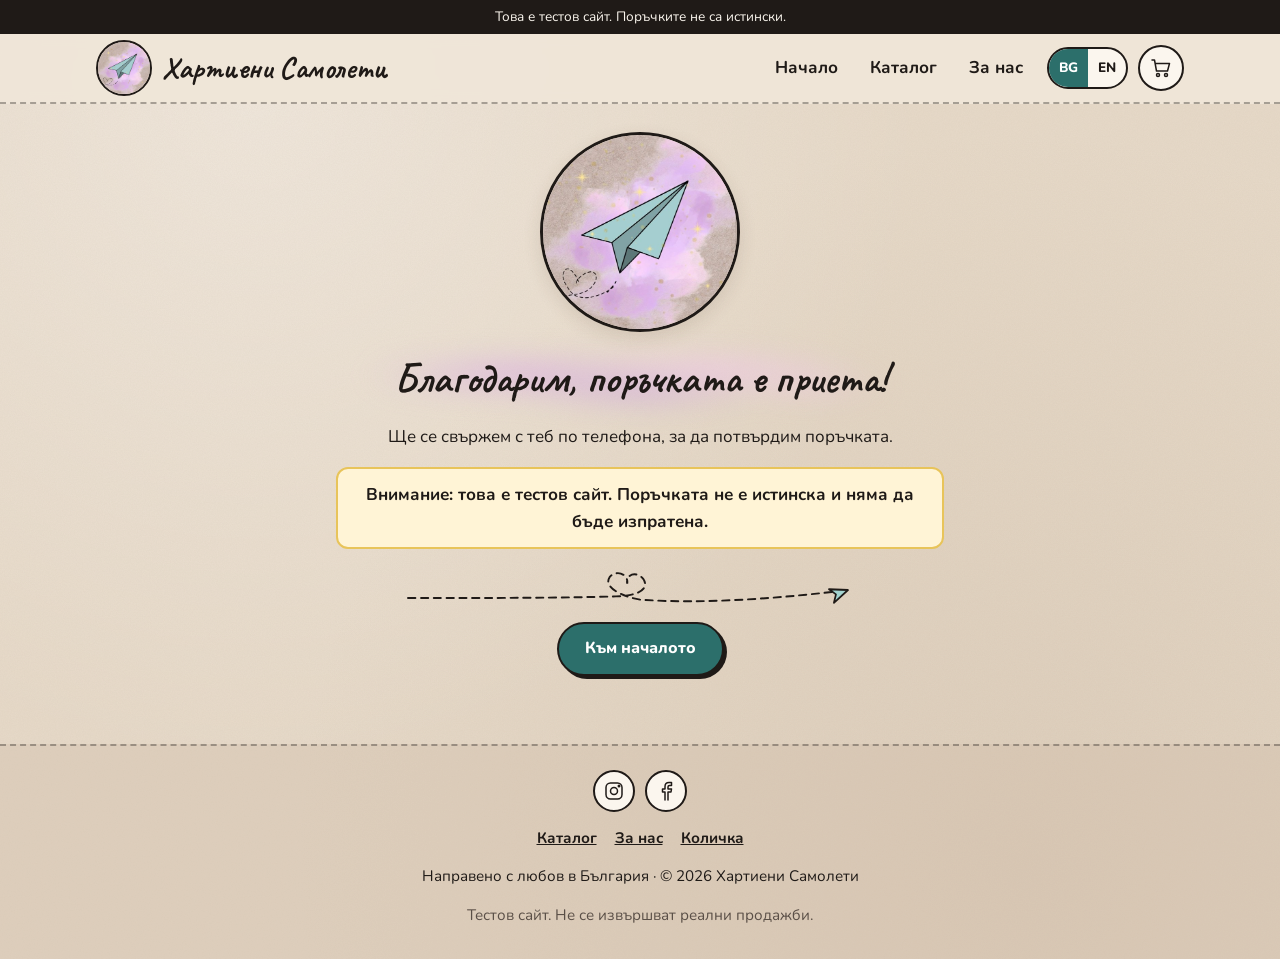
<file: thanks.html>
<!doctype html>
<html lang="bg">
<head>
  <meta charset="utf-8">
  <meta name="viewport" content="width=device-width, initial-scale=1">
  <title>Благодарим | Хартиени Самолети</title>
  <meta name="description" content="Хартиени Самолети: авторски текстилни торби, картички и книгоразделители с хумористични надписи. Тестов сайт.">
  <meta name="theme-color" content="#e6d9c8">
  <link rel="icon" type="image/png" href="images/icons/favicon.png">
  <link rel="apple-touch-icon" href="images/icons/apple-touch-icon.png">
  <link rel="preconnect" href="https://fonts.googleapis.com">
  <link rel="preconnect" href="https://fonts.gstatic.com" crossorigin>
  <link rel="stylesheet" href="https://fonts.googleapis.com/css2?family=Caveat:wght@600;700&family=Nunito:wght@400;600;700;800&display=swap">
  <link rel="stylesheet" href="css/style.css">
</head>
<body data-page="thanks" data-title="thanks.pageTitle">
  <div id="site-header"></div>
  <main>
    <section class="section">
      <div class="container thanks">
        <img class="hero-logo" src="images/logo.jpg" alt="" width="220" height="220" style="width:200px;margin:0 auto 20px">
        <h1><span class="watercolor title-wash" data-i18n="thanks.title"></span></h1>
        <p data-i18n="thanks.text"></p>
        <p id="order-no" hidden><strong data-i18n="thanks.number"></strong>: <span></span></p>
        <p class="notice"><strong data-i18n="thanks.test"></strong></p>
        <p class="notice ok" id="card-test" data-i18n="thanks.cardTest" hidden></p>
        <p class="notice error" id="not-sent" data-i18n="thanks.notSent" hidden></p>
        <div class="trail" role="presentation"></div>
        <a class="btn" href="index.html" data-i18n="thanks.back"></a>
      </div>
    </section>
    <script>
      (function () {
        var p = new URLSearchParams(location.search);
        var no = p.get("order");
        if (no) {
          var el = document.getElementById("order-no");
          el.hidden = false;
          el.querySelector("span").textContent = no;
        }
        if (p.get("paid") === "card") document.getElementById("card-test").hidden = false;
        if (p.get("demo") === "1") document.getElementById("not-sent").hidden = false;
      })();
    </script>
  </main>
  <div id="site-footer"></div>
  <script src="js/config.js"></script>
  <script src="js/app.js"></script>
</body>
</html>
</file>
<file: css/style.css>
/* =========================================================
   Хартиени Самолети: дизайн
   Цветовете идват от логото: крафт хартия, лилав акварел,
   ментов самолет, златни звездички и пунктир със сърце.
   ========================================================= */

:root {
  --kraft: #e6d9c8;
  --kraft-dark: #cdbba6;
  --paper: #fbf6ee;
  --ink: #1f1a17;
  --ink-soft: #5a4f47;
  --lilac: #d7a4e6;
  --pink: #f3c6ee;
  --mint: #a3d3cf;
  --mint-mid: #7fb8b3;
  --mint-dark: #2c6f6b;
  --mint-darker: #1f5451;
  --gold: #e8c45a;
  --sale: #c2417a;
  --radius: 18px;
  --radius-sm: 12px;
  --shadow: 0 6px 18px rgba(70, 50, 30, 0.12);
  --shadow-hover: 0 12px 28px rgba(70, 50, 30, 0.2);
  --font-hand: "Caveat", "Comic Sans MS", cursive;
  --font-body: "Nunito", "Segoe UI", Arial, sans-serif;
  --max: 1120px;
}

* { box-sizing: border-box; }

html { -webkit-text-size-adjust: 100%; }

body {
  margin: 0;
  font-family: var(--font-body);
  font-size: 17px;
  line-height: 1.6;
  color: var(--ink);
  background-color: var(--kraft);
  /* хартиена текстура (шум), генерирана със SVG, без външна картинка */
  background-image:
    url("data:image/svg+xml,%3Csvg xmlns='http://www.w3.org/2000/svg' width='240' height='240'%3E%3Cfilter id='n'%3E%3CfeTurbulence type='fractalNoise' baseFrequency='0.85' numOctaves='3' stitchTiles='stitch'/%3E%3CfeColorMatrix values='0 0 0 0 0.45 0 0 0 0 0.35 0 0 0 0 0.25 0 0 0 0.09 0'/%3E%3C/filter%3E%3Crect width='100%25' height='100%25' filter='url(%23n)'/%3E%3C/svg%3E"),
    radial-gradient(circle at 20% 10%, rgba(255,255,255,0.35), transparent 50%),
    radial-gradient(circle at 80% 90%, rgba(150,120,90,0.12), transparent 55%);
  min-height: 100vh;
  display: flex;
  flex-direction: column;
}

main { flex: 1; }

img { max-width: 100%; display: block; }

a { color: var(--mint-darker); }
a:hover { color: var(--ink); }

h1, h2, h3, .hand {
  font-family: var(--font-hand);
  font-weight: 700;
  line-height: 1.1;
  margin: 0 0 0.4em;
}
h1 { font-size: 2.6rem; }
h2 { font-size: 2.2rem; }
h3 { font-size: 1.7rem; }

.container {
  width: 100%;
  max-width: var(--max);
  margin: 0 auto;
  padding: 0 16px;
}

.section { padding: 28px 0; }

.visually-hidden {
  position: absolute !important;
  width: 1px; height: 1px; overflow: hidden;
  clip: rect(0 0 0 0); white-space: nowrap;
}

:focus-visible {
  outline: 3px solid var(--mint-dark);
  outline-offset: 2px;
}

/* ---------- Тестова лента ---------- */
.test-banner {
  background: var(--ink);
  color: var(--paper);
  text-align: center;
  font-size: 0.85rem;
  padding: 6px 12px;
}

/* ---------- Хедър ---------- */
.site-header {
  position: sticky;
  top: 0;
  z-index: 20;
  background: rgba(240, 230, 216, 0.94);
  backdrop-filter: blur(6px);
  border-bottom: 2px dashed rgba(31, 26, 23, 0.35);
}
.header-inner {
  display: flex;
  align-items: center;
  gap: 10px;
  min-height: 68px;
}
.brand {
  display: flex;
  align-items: center;
  gap: 10px;
  text-decoration: none;
  color: var(--ink);
  margin-right: auto;
  min-width: 0;
}
.brand img {
  width: 48px;
  height: 48px;
  border-radius: 50%;
  object-fit: cover;
  border: 2.5px solid var(--ink);
  flex-shrink: 0;
}
.brand span {
  font-family: var(--font-hand);
  font-weight: 700;
  font-size: 1.35rem;
  line-height: 1;
  overflow-wrap: normal;
}

.main-nav {
  display: none;
  position: absolute;
  left: 0; right: 0; top: 100%;
  background: var(--paper);
  border-bottom: 2px dashed rgba(31, 26, 23, 0.35);
  box-shadow: var(--shadow);
  padding: 8px 16px 16px;
}
.main-nav.open { display: block; }
.main-nav a {
  display: block;
  padding: 12px 8px;
  font-weight: 700;
  text-decoration: none;
  color: var(--ink);
  border-radius: var(--radius-sm);
}
.main-nav a[aria-current="page"],
.main-nav a:hover { background: rgba(163, 211, 207, 0.45); }

.icon-btn {
  position: relative;
  display: inline-flex;
  align-items: center;
  justify-content: center;
  width: 46px;
  height: 46px;
  border-radius: 50%;
  border: 2.5px solid var(--ink);
  background: var(--paper);
  color: var(--ink);
  cursor: pointer;
  text-decoration: none;
  flex-shrink: 0;
  transition: transform 0.15s, background 0.15s;
}
.icon-btn:hover { transform: translateY(-2px); background: var(--mint); }
.icon-btn svg { width: 24px; height: 24px; }

.cart-count {
  position: absolute;
  top: -6px; right: -6px;
  min-width: 22px; height: 22px;
  padding: 0 5px;
  border-radius: 11px;
  background: var(--sale);
  color: #fff;
  font-size: 0.75rem;
  font-weight: 800;
  line-height: 22px;
  text-align: center;
  border: 2px solid var(--paper);
}
.cart-count:empty, .cart-count[data-n="0"] { display: none; }

.lang-switch {
  display: inline-flex;
  border: 2.5px solid var(--ink);
  border-radius: 999px;
  overflow: hidden;
  background: var(--paper);
  flex-shrink: 0;
}
.lang-switch button {
  border: 0;
  background: transparent;
  font: inherit;
  font-weight: 800;
  font-size: 0.85rem;
  padding: 8px 10px;
  cursor: pointer;
  color: var(--ink);
}
.lang-switch button[aria-pressed="true"] {
  background: var(--mint-dark);
  color: #fff;
}

@media (min-width: 820px) {
  .menu-toggle { display: none; }
  .main-nav {
    display: flex !important;
    position: static;
    background: none;
    border: 0;
    box-shadow: none;
    padding: 0;
    gap: 4px;
  }
  .main-nav a { padding: 8px 14px; }
  .brand img { width: 56px; height: 56px; }
  .brand span { font-size: 1.9rem; }
}

/* ---------- Акварел, звездички, пунктир ---------- */
.watercolor { position: relative; isolation: isolate; }
.watercolor::before {
  content: "";
  position: absolute;
  inset: -10% -6%;
  z-index: -1;
  background:
    radial-gradient(ellipse 38% 45% at 30% 45%, rgba(215, 164, 230, 0.75), transparent 70%),
    radial-gradient(ellipse 35% 40% at 62% 38%, rgba(243, 198, 238, 0.8), transparent 70%),
    radial-gradient(ellipse 30% 38% at 50% 70%, rgba(196, 150, 225, 0.55), transparent 70%),
    radial-gradient(ellipse 20% 25% at 78% 60%, rgba(243, 198, 238, 0.6), transparent 70%);
  filter: blur(14px);
  border-radius: 50%;
  pointer-events: none;
}
.title-wash {
  display: inline-block;
  padding: 0.1em 0.5em;
}

.stars {
  background-image:
    url("data:image/svg+xml,%3Csvg xmlns='http://www.w3.org/2000/svg' width='220' height='180'%3E%3Cg fill='%23e8c45a'%3E%3Cpath d='M30 20l2 8 8 2-8 2-2 8-2-8-8-2 8-2z'/%3E%3Cpath d='M170 50l1.5 6 6 1.5-6 1.5-1.5 6-1.5-6-6-1.5 6-1.5z'/%3E%3Cpath d='M100 140l2 7 7 2-7 2-2 7-2-7-7-2 7-2z'/%3E%3Ccircle cx='70' cy='60' r='2.2'/%3E%3Ccircle cx='140' cy='110' r='1.8'/%3E%3Ccircle cx='200' cy='150' r='2.4'/%3E%3Ccircle cx='15' cy='120' r='1.6'/%3E%3Ccircle cx='120' cy='25' r='1.5'/%3E%3C/g%3E%3C/svg%3E");
}

.trail {
  height: 48px;
  margin: 8px auto;
  max-width: var(--max);
  background-repeat: no-repeat;
  background-position: center;
  background-size: contain;
  background-image: url("data:image/svg+xml,%3Csvg xmlns='http://www.w3.org/2000/svg' viewBox='0 0 600 60' preserveAspectRatio='xMidYMid meet'%3E%3Cpath d='M10 40 C 120 40 200 40 270 38 C 300 37 312 28 304 16 C 296 6 282 10 284 22 C 286 10 270 4 262 14 C 254 26 276 38 300 42 C 380 48 480 40 560 30' fill='none' stroke='%231f1a17' stroke-width='2.4' stroke-dasharray='9 7' stroke-linecap='round'/%3E%3Cg transform='translate(560 30) rotate(-20)'%3E%3Cpath d='M0 0 L-22 -9 L-16 0 L-22 9 Z' fill='%23a3d3cf' stroke='%231f1a17' stroke-width='2.2' stroke-linejoin='round'/%3E%3C/g%3E%3C/svg%3E");
}

/* ---------- Бутони ---------- */
.btn {
  display: inline-flex;
  align-items: center;
  justify-content: center;
  gap: 8px;
  min-height: 50px;
  padding: 12px 26px;
  border-radius: 999px;
  border: 2.5px solid var(--ink);
  background: var(--mint-dark);
  color: #fff;
  font: inherit;
  font-weight: 800;
  font-size: 1rem;
  text-decoration: none;
  cursor: pointer;
  box-shadow: 3px 3px 0 var(--ink);
  transition: transform 0.15s, box-shadow 0.15s, background 0.15s;
}
.btn:hover { background: var(--mint-darker); color: #fff; transform: translate(-1px, -1px); box-shadow: 4px 4px 0 var(--ink); }
.btn:active { transform: translate(2px, 2px); box-shadow: 1px 1px 0 var(--ink); }
.btn:disabled { opacity: 0.6; cursor: wait; }
.btn-light { background: var(--paper); color: var(--ink); }
.btn-light:hover { background: var(--mint); color: var(--ink); }
.btn-block { width: 100%; }

/* ---------- Hero ---------- */
.hero {
  padding: 36px 0 24px;
  text-align: center;
  overflow: hidden;
}
.hero-inner { display: grid; gap: 20px; align-items: center; justify-items: center; }
.hero-logo {
  width: min(62vw, 300px);
  height: auto;
  aspect-ratio: 1;
  object-fit: cover;
  border-radius: 50%;
  border: 3px solid var(--ink);
  box-shadow: var(--shadow);
  animation: float 6s ease-in-out infinite;
}
@keyframes float {
  0%, 100% { transform: translateY(0) rotate(-1deg); }
  50% { transform: translateY(-8px) rotate(1deg); }
}
@media (prefers-reduced-motion: reduce) { .hero-logo { animation: none; } }
.hero h1 { font-size: clamp(2.8rem, 9vw, 4.4rem); margin-bottom: 0.15em; }
.hero p { font-size: 1.15rem; max-width: 34ch; margin: 0 auto 1.2em; color: var(--ink-soft); }
@media (min-width: 820px) {
  .hero-inner { grid-template-columns: 1fr 1fr; text-align: left; justify-items: start; }
  .hero p { margin-left: 0; }
  .hero-logo { justify-self: center; }
}

/* ---------- Секции ---------- */
.section-head {
  display: flex;
  flex-wrap: wrap;
  align-items: baseline;
  justify-content: space-between;
  gap: 8px 16px;
  margin-bottom: 16px;
}
.section-head h2 { margin: 0; }
.section-head a { font-weight: 800; }

/* ---------- Продуктова решетка ---------- */
.grid {
  display: grid;
  grid-template-columns: repeat(2, 1fr);
  gap: 14px;
}
@media (min-width: 640px) { .grid { grid-template-columns: repeat(3, 1fr); gap: 20px; } }
@media (min-width: 980px) { .grid { grid-template-columns: repeat(4, 1fr); gap: 24px; } }

.card {
  position: relative;
  display: flex;
  flex-direction: column;
  background: var(--paper);
  border-radius: var(--radius);
  box-shadow: var(--shadow);
  overflow: hidden;
  text-decoration: none;
  color: var(--ink);
  transition: transform 0.2s, box-shadow 0.2s;
}
.card:hover { transform: translateY(-4px) rotate(-0.4deg); box-shadow: var(--shadow-hover); color: var(--ink); }
.card-img {
  aspect-ratio: 4 / 5;
  background: #efe6d8;
  overflow: hidden;
}
.card-img img { width: 100%; height: 100%; object-fit: cover; transition: transform 0.4s; }
.card:hover .card-img img { transform: scale(1.04); }
.card-body { padding: 10px 12px 14px; display: flex; flex-direction: column; gap: 4px; flex: 1; }
.card-title { font-weight: 800; font-size: 0.95rem; line-height: 1.3; }
.card-cat { font-size: 0.8rem; color: var(--ink-soft); }
.price { font-weight: 800; color: var(--mint-darker); font-size: 1.05rem; margin-top: auto; }
.price del { color: var(--ink-soft); font-weight: 600; font-size: 0.85em; margin-left: 6px; }
.badge-sale {
  position: absolute;
  top: 10px; left: 10px;
  z-index: 2;
  background: var(--sale);
  color: #fff;
  font-weight: 800;
  font-size: 0.8rem;
  padding: 4px 10px;
  border-radius: 999px;
  border: 2px solid var(--ink);
  transform: rotate(-6deg);
}

/* ---------- Категории ---------- */
.cats {
  display: grid;
  grid-template-columns: repeat(2, 1fr);
  gap: 12px;
}
@media (min-width: 820px) { .cats { grid-template-columns: repeat(5, 1fr); } }
.cat-tile {
  display: flex;
  flex-direction: column;
  align-items: center;
  gap: 8px;
  padding: 18px 10px;
  text-align: center;
  background: var(--paper);
  border: 2.5px solid var(--ink);
  border-radius: var(--radius);
  text-decoration: none;
  color: var(--ink);
  font-weight: 800;
  transition: transform 0.2s, background 0.2s;
}
.cat-tile:hover { transform: translateY(-3px); background: #f4e9f6; color: var(--ink); }
.cat-tile svg { width: 44px; height: 44px; }
.cat-tile small { font-weight: 600; color: var(--ink-soft); }

/* ---------- Банер „Намаление“ ---------- */
.sale-banner {
  position: relative;
  margin: 12px 0;
  padding: 34px 22px;
  border-radius: 28px;
  background: var(--paper);
  border: 2.5px solid var(--ink);
  text-align: center;
  overflow: hidden;
  isolation: isolate;
}
.sale-banner::before {
  content: "";
  position: absolute;
  inset: 0;
  z-index: -1;
  background:
    radial-gradient(ellipse 40% 60% at 15% 40%, rgba(215, 164, 230, 0.7), transparent 70%),
    radial-gradient(ellipse 35% 55% at 85% 60%, rgba(243, 198, 238, 0.85), transparent 70%),
    radial-gradient(ellipse 30% 50% at 55% 20%, rgba(163, 211, 207, 0.6), transparent 70%);
  filter: blur(10px);
}
.sale-banner h2 { font-size: clamp(2.6rem, 10vw, 4rem); color: var(--sale); margin-bottom: 0.1em; }
.sale-banner p { max-width: 40ch; margin: 0 auto 1.2em; font-size: 1.1rem; }

/* ---------- Каталог ---------- */
.filters {
  display: flex;
  flex-direction: column;
  gap: 12px;
  margin-bottom: 20px;
}
.chips { display: flex; gap: 8px; overflow-x: auto; padding: 4px 2px 8px; scrollbar-width: thin; }
.chip {
  flex-shrink: 0;
  border: 2px solid var(--ink);
  background: var(--paper);
  border-radius: 999px;
  padding: 8px 16px;
  font: inherit;
  font-weight: 700;
  font-size: 0.95rem;
  cursor: pointer;
  color: var(--ink);
}
.chip[aria-pressed="true"] { background: var(--mint-dark); color: #fff; }
.search {
  position: relative;
}
.search input {
  width: 100%;
  min-height: 50px;
  padding: 12px 16px 12px 48px;
  border: 2.5px solid var(--ink);
  border-radius: 999px;
  background: var(--paper);
  font: inherit;
}
.search svg { position: absolute; left: 16px; top: 50%; width: 22px; height: 22px; transform: translateY(-50%); }
.muted { color: var(--ink-soft); }
.empty-state {
  text-align: center;
  padding: 40px 16px;
  background: var(--paper);
  border-radius: var(--radius);
  border: 2px dashed var(--kraft-dark);
}

/* ---------- Продукт ---------- */
.product {
  display: grid;
  gap: 24px;
  align-items: start;
}
@media (min-width: 820px) { .product { grid-template-columns: 1.1fr 1fr; gap: 40px; } }
.gallery-main {
  position: relative;
  border-radius: var(--radius);
  overflow: hidden;
  background: var(--paper);
  box-shadow: var(--shadow);
}
.gallery-main img { width: 100%; max-height: 78vh; object-fit: contain; background: #efe6d8; }
.thumbs { display: flex; gap: 10px; margin-top: 10px; }
.thumbs button {
  width: 72px; height: 72px; padding: 0;
  border-radius: var(--radius-sm);
  border: 2.5px solid transparent;
  overflow: hidden; cursor: pointer; background: none;
}
.thumbs button[aria-current="true"] { border-color: var(--ink); }
.thumbs img { width: 100%; height: 100%; object-fit: cover; }
.product-info h1 { font-size: clamp(2.2rem, 7vw, 3rem); }
.product-info .price { font-size: 1.6rem; display: block; margin: 8px 0 16px; }
.product-info p { white-space: pre-line; }
.qty-row { display: flex; flex-wrap: wrap; gap: 12px; align-items: center; margin: 20px 0; }
.toast {
  position: fixed;
  left: 50%; bottom: 20px;
  transform: translate(-50%, 120px);
  background: var(--ink);
  color: #fff;
  padding: 12px 22px;
  border-radius: 999px;
  font-weight: 700;
  z-index: 50;
  transition: transform 0.3s;
  max-width: calc(100% - 32px);
  text-align: center;
}
.toast.show { transform: translate(-50%, 0); }

/* ---------- Количество ---------- */
.qty {
  display: inline-flex;
  align-items: center;
  border: 2.5px solid var(--ink);
  border-radius: 999px;
  background: var(--paper);
  overflow: hidden;
}
.qty button {
  width: 42px; height: 42px;
  border: 0; background: none;
  font-size: 1.3rem; font-weight: 800;
  cursor: pointer; color: var(--ink);
}
.qty button:hover { background: var(--mint); }
.qty span, .qty input {
  min-width: 36px;
  text-align: center;
  font-weight: 800;
  border: 0;
  background: none;
  font: inherit;
  font-weight: 800;
  width: 40px;
}

/* ---------- Количка ---------- */
.panel {
  background: var(--paper);
  border-radius: var(--radius);
  box-shadow: var(--shadow);
  padding: 18px;
}
.cart-layout { display: grid; gap: 20px; }
@media (min-width: 900px) { .cart-layout { grid-template-columns: 1.6fr 1fr; align-items: start; } }
.cart-item {
  display: grid;
  grid-template-columns: 76px 1fr;
  gap: 12px;
  padding: 14px 0;
  border-bottom: 2px dashed var(--kraft-dark);
}
.cart-item:last-child { border-bottom: 0; }
.cart-item img { width: 76px; height: 92px; object-fit: cover; border-radius: var(--radius-sm); }
.cart-item a { color: var(--ink); font-weight: 800; text-decoration: none; }
.cart-item-actions { display: flex; flex-wrap: wrap; align-items: center; justify-content: space-between; gap: 10px; margin-top: 8px; }
.link-btn {
  border: 0; background: none; padding: 6px 0;
  font: inherit; font-size: 0.9rem; font-weight: 700;
  color: var(--sale); cursor: pointer; text-decoration: underline;
}
.summary-row { display: flex; justify-content: space-between; gap: 12px; padding: 6px 0; }
.summary-row.total { font-size: 1.3rem; font-weight: 800; border-top: 2.5px solid var(--ink); margin-top: 8px; padding-top: 12px; }
.summary-note { font-size: 0.85rem; color: var(--ink-soft); }

/* ---------- Форми ---------- */
.form { display: grid; gap: 16px; }
.field { display: grid; gap: 6px; }
.field label, .field legend { font-weight: 800; }
.field input, .field textarea, .field select {
  width: 100%;
  min-height: 50px;
  padding: 12px 14px;
  border: 2px solid var(--ink);
  border-radius: var(--radius-sm);
  background: #fff;
  font: inherit;
  color: var(--ink);
}
.field textarea { min-height: 100px; resize: vertical; }
fieldset { border: 0; padding: 0; margin: 0; }
.req { color: var(--sale); }
.choice-group { display: grid; grid-template-columns: 1fr 1fr; gap: 10px; }
.choice {
  position: relative;
  display: flex;
  align-items: center;
  gap: 10px;
  padding: 12px 14px;
  border: 2px solid var(--ink);
  border-radius: var(--radius-sm);
  background: #fff;
  cursor: pointer;
  font-weight: 700;
}
.choice input { width: 20px; height: 20px; accent-color: var(--mint-dark); margin: 0; }
.choice:has(input:checked) { background: #e3f2f0; box-shadow: inset 0 0 0 2px var(--mint-dark); }
.notice {
  padding: 12px 16px;
  border-radius: var(--radius-sm);
  background: #fff4d6;
  border: 2px solid var(--gold);
}
.notice.error { background: #fde7ee; border-color: var(--sale); }
.notice.ok { background: #e3f2f0; border-color: var(--mint-dark); }
.checkout-grid { display: grid; gap: 20px; }
@media (min-width: 900px) { .checkout-grid { grid-template-columns: 1.4fr 1fr; align-items: start; } }
.mini-item { display: flex; justify-content: space-between; gap: 10px; padding: 6px 0; font-size: 0.95rem; }

/* ---------- За нас ---------- */
.about { display: grid; gap: 24px; align-items: center; }
@media (min-width: 820px) { .about { grid-template-columns: 1fr 1.3fr; } }
.about img { height: auto; aspect-ratio: 1; object-fit: cover; border-radius: 50%; border: 3px solid var(--ink); max-width: 320px; margin: 0 auto; box-shadow: var(--shadow); }
.socials { display: flex; flex-wrap: wrap; gap: 12px; margin-top: 12px; }
.socials .btn svg { width: 22px; height: 22px; }

/* ---------- Благодарим ---------- */
.thanks { text-align: center; max-width: 640px; margin: 0 auto; }
.thanks .big-plane { width: 120px; margin: 0 auto 12px; }

/* ---------- Футър ---------- */
.site-footer {
  margin-top: 40px;
  padding: 24px 0 32px;
  border-top: 2px dashed rgba(31, 26, 23, 0.35);
  background: rgba(205, 187, 166, 0.35);
  font-size: 0.95rem;
}
.footer-inner { display: grid; gap: 14px; justify-items: center; text-align: center; }
.footer-links { display: flex; flex-wrap: wrap; gap: 8px 18px; justify-content: center; }
.footer-links a { color: var(--ink); font-weight: 700; }
.footer-social { display: flex; gap: 10px; }
.footer-social a { width: 42px; height: 42px; }

.loading { text-align: center; padding: 40px; color: var(--ink-soft); }

/* ---------- Търсачка с падащ списък (js/combobox.js) ---------- */
.combo { position: relative; }
.combo input {
  padding-right: 44px;
  background-image: url("data:image/svg+xml,%3Csvg xmlns='http://www.w3.org/2000/svg' viewBox='0 0 24 24' fill='none' stroke='%231f1a17' stroke-width='2.6' stroke-linecap='round' stroke-linejoin='round'%3E%3Cpath d='M6 9l6 6 6-6'/%3E%3C/svg%3E");
  background-repeat: no-repeat;
  background-position: right 14px center;
  background-size: 20px;
}
.combo.combo-free input { background-image: none; padding-right: 14px; }
.combo-list {
  position: absolute;
  left: 0; right: 0;
  top: calc(100% + 6px);
  z-index: 40;
  margin: 0;
  padding: 6px;
  list-style: none;
  max-height: 290px;
  overflow-y: auto;
  background: var(--paper);
  border: 2px solid var(--ink);
  border-radius: var(--radius-sm);
  box-shadow: var(--shadow-hover);
}
.combo-list li {
  padding: 11px 12px;
  border-radius: 8px;
  cursor: pointer;
  line-height: 1.35;
  font-size: 0.95rem;
}
.combo-list li + li { border-top: 1.5px dashed var(--kraft-dark); }
.combo-list li strong { color: var(--mint-darker); font-weight: 800; }
.combo-list li:hover,
.combo-list li[aria-selected="true"] { background: #e3f2f0; }

/* ---------- Плащане с карта (тестово) ---------- */
.payment-choices { display: grid; gap: 10px; }
.card-badges { display: inline-flex; gap: 4px; margin-left: 6px; vertical-align: middle; }
.card-badges span {
  font-size: 0.65rem; font-weight: 800; letter-spacing: 0.04em;
  padding: 2px 6px; border: 1.5px solid var(--ink); border-radius: 5px; background: #fff;
}
.pay-dialog {
  border: 2.5px solid var(--ink);
  border-radius: var(--radius);
  padding: 0;
  width: min(420px, calc(100% - 32px));
  background: var(--paper);
  color: var(--ink);
  box-shadow: var(--shadow-hover);
}
.pay-dialog::backdrop { background: rgba(31, 26, 23, 0.45); }
.pay-box { display: grid; gap: 12px; padding: 24px 20px; text-align: center; }
.pay-box h2 { margin: 0; }
.pay-lock { font-size: 2rem; }
.pay-amount { margin: 0; font-size: 1.1rem; }
.pay-amount strong { font-size: 1.5rem; color: var(--mint-darker); display: block; }
</file>
<file: css/admin.css>
/* Админ панел: големи бутони и полета, удобни и от телефон */
.admin { padding-top: 20px; padding-bottom: 60px; max-width: 900px; }
.admin h1 { font-size: 2.4rem; }
.admin-big { min-height: 60px; font-size: 1.15rem; }
.admin-small { min-height: 42px; padding: 8px 16px; font-size: 0.95rem; box-shadow: 2px 2px 0 var(--ink); }
.admin-msg { position: sticky; top: 10px; z-index: 30; margin-bottom: 16px; font-weight: 700; font-size: 1.05rem; box-shadow: var(--shadow); }
.admin-bar { display: flex; flex-wrap: wrap; justify-content: space-between; align-items: center; gap: 8px; margin-bottom: 14px; }
.field-label { font-weight: 800; }
.two-col { display: grid; gap: 16px; }
@media (min-width: 700px) { .two-col { grid-template-columns: 1fr 1fr; } }
.admin details summary { cursor: pointer; font-weight: 700; padding: 6px 0; }

.dropzone {
  display: flex;
  flex-direction: column;
  align-items: center;
  justify-content: center;
  gap: 6px;
  min-height: 170px;
  padding: 20px;
  text-align: center;
  border: 3px dashed var(--ink);
  border-radius: var(--radius);
  background: #fff;
  cursor: pointer;
  transition: background 0.2s;
}
.dropzone:hover, .dropzone.drag { background: #e3f2f0; }
.dz-icon { font-size: 2.6rem; line-height: 1; }

.previews { display: grid; grid-template-columns: repeat(auto-fill, minmax(110px, 1fr)); gap: 10px; margin-top: 10px; }
.preview { position: relative; border-radius: var(--radius-sm); overflow: hidden; border: 2px solid var(--ink); background: #efe6d8; }
.preview img { width: 100%; aspect-ratio: 4 / 5; object-fit: cover; }
.preview .tag { position: absolute; left: 6px; top: 6px; background: var(--mint-dark); color: #fff; font-size: 0.75rem; font-weight: 800; padding: 2px 8px; border-radius: 999px; }
.preview button {
  position: absolute; right: 6px; top: 6px;
  width: 34px; height: 34px; border-radius: 50%;
  border: 2px solid var(--ink); background: #fff; font-size: 1.1rem; font-weight: 800; cursor: pointer;
}
.preview .move { right: auto; left: 6px; top: auto; bottom: 6px; width: auto; padding: 0 10px; border-radius: 999px; font-size: 0.75rem; }

.admin-list { display: grid; gap: 10px; }
.admin-item {
  display: grid;
  grid-template-columns: 70px 1fr;
  gap: 12px;
  align-items: center;
  padding: 10px;
  border: 2px solid var(--kraft-dark);
  border-radius: var(--radius-sm);
  background: #fff;
}
.admin-item img { width: 70px; height: 84px; object-fit: cover; border-radius: 8px; background: #efe6d8; }
.admin-item .meta { font-size: 0.85rem; color: var(--ink-soft); }
.admin-item .actions { grid-column: 1 / -1; display: grid; grid-template-columns: 1fr 1fr; gap: 8px; }
.admin-item .actions .btn { min-height: 46px; box-shadow: 2px 2px 0 var(--ink); }
.btn-danger { background: var(--sale); }
.btn-danger:hover { background: #9b2f5f; }
@media (min-width: 700px) {
  .admin-item { grid-template-columns: 70px 1fr auto; }
  .admin-item .actions { grid-column: auto; display: flex; }
}
</file>
